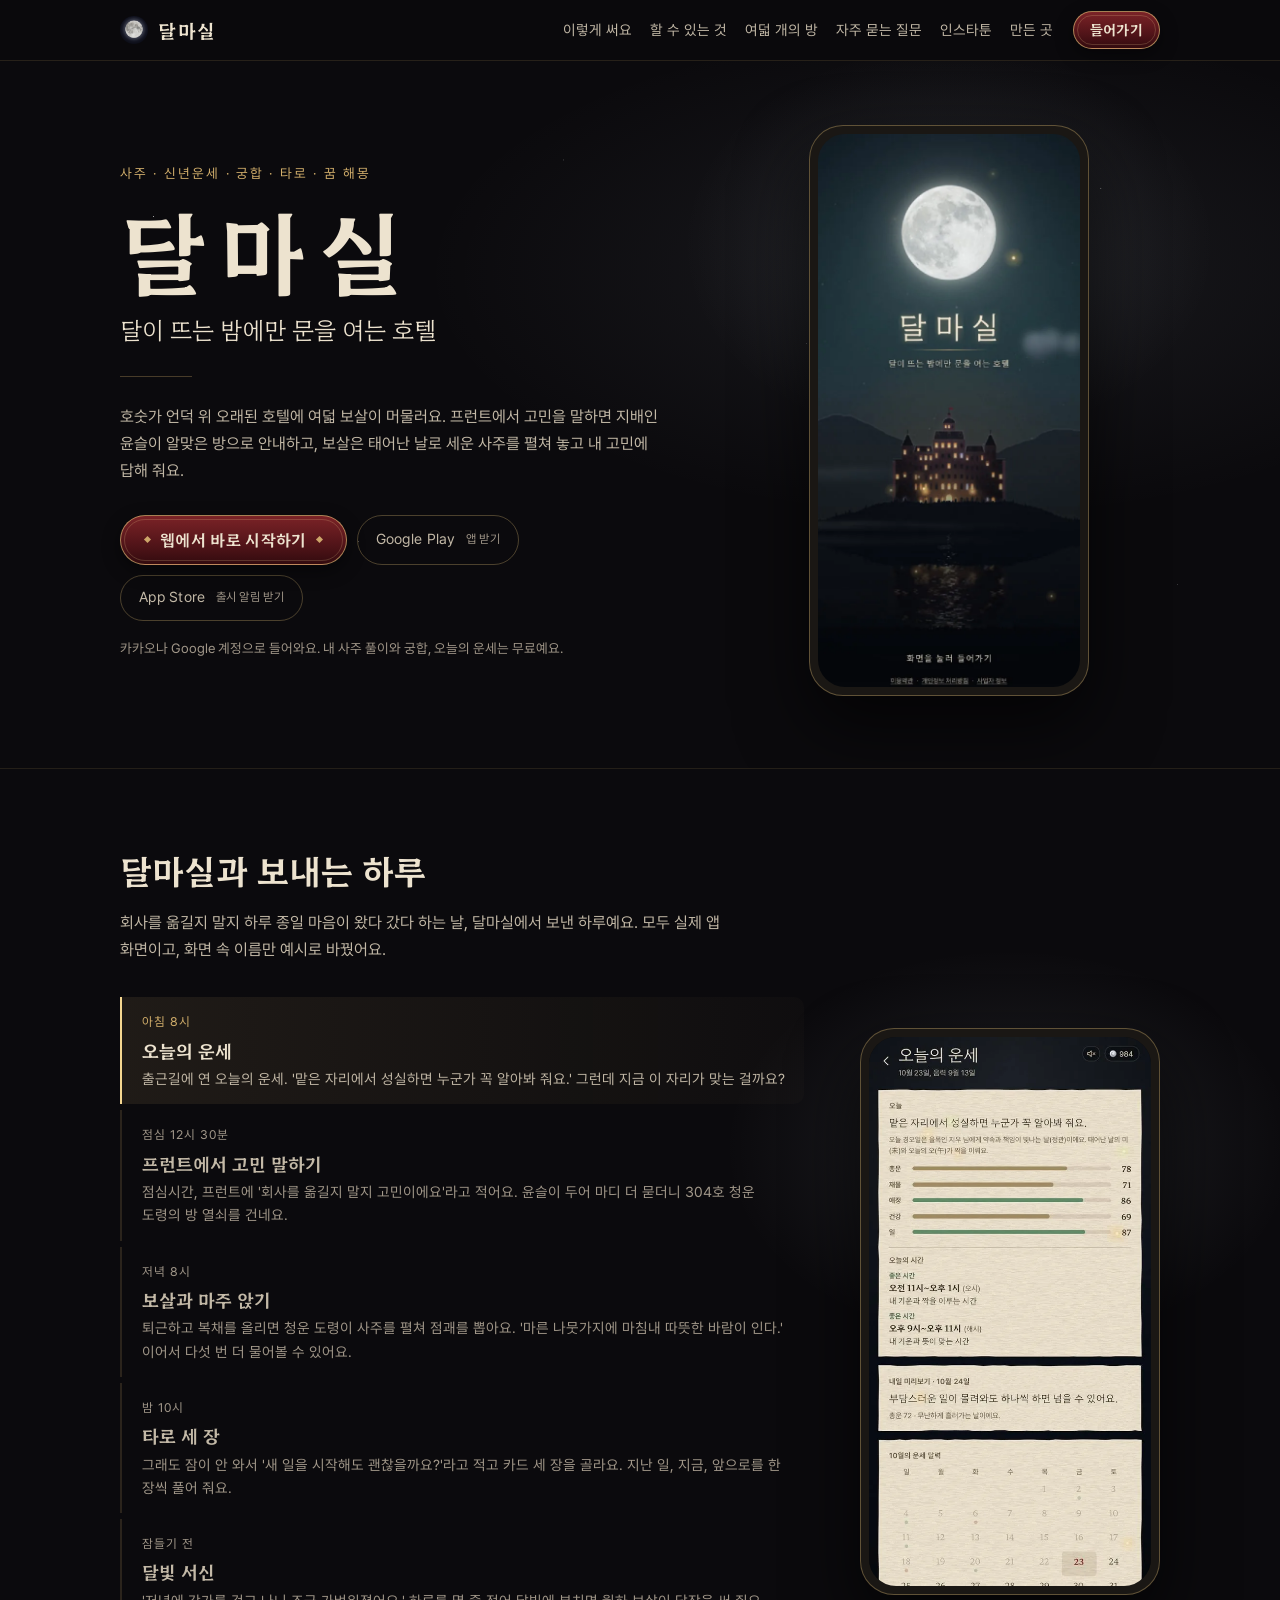
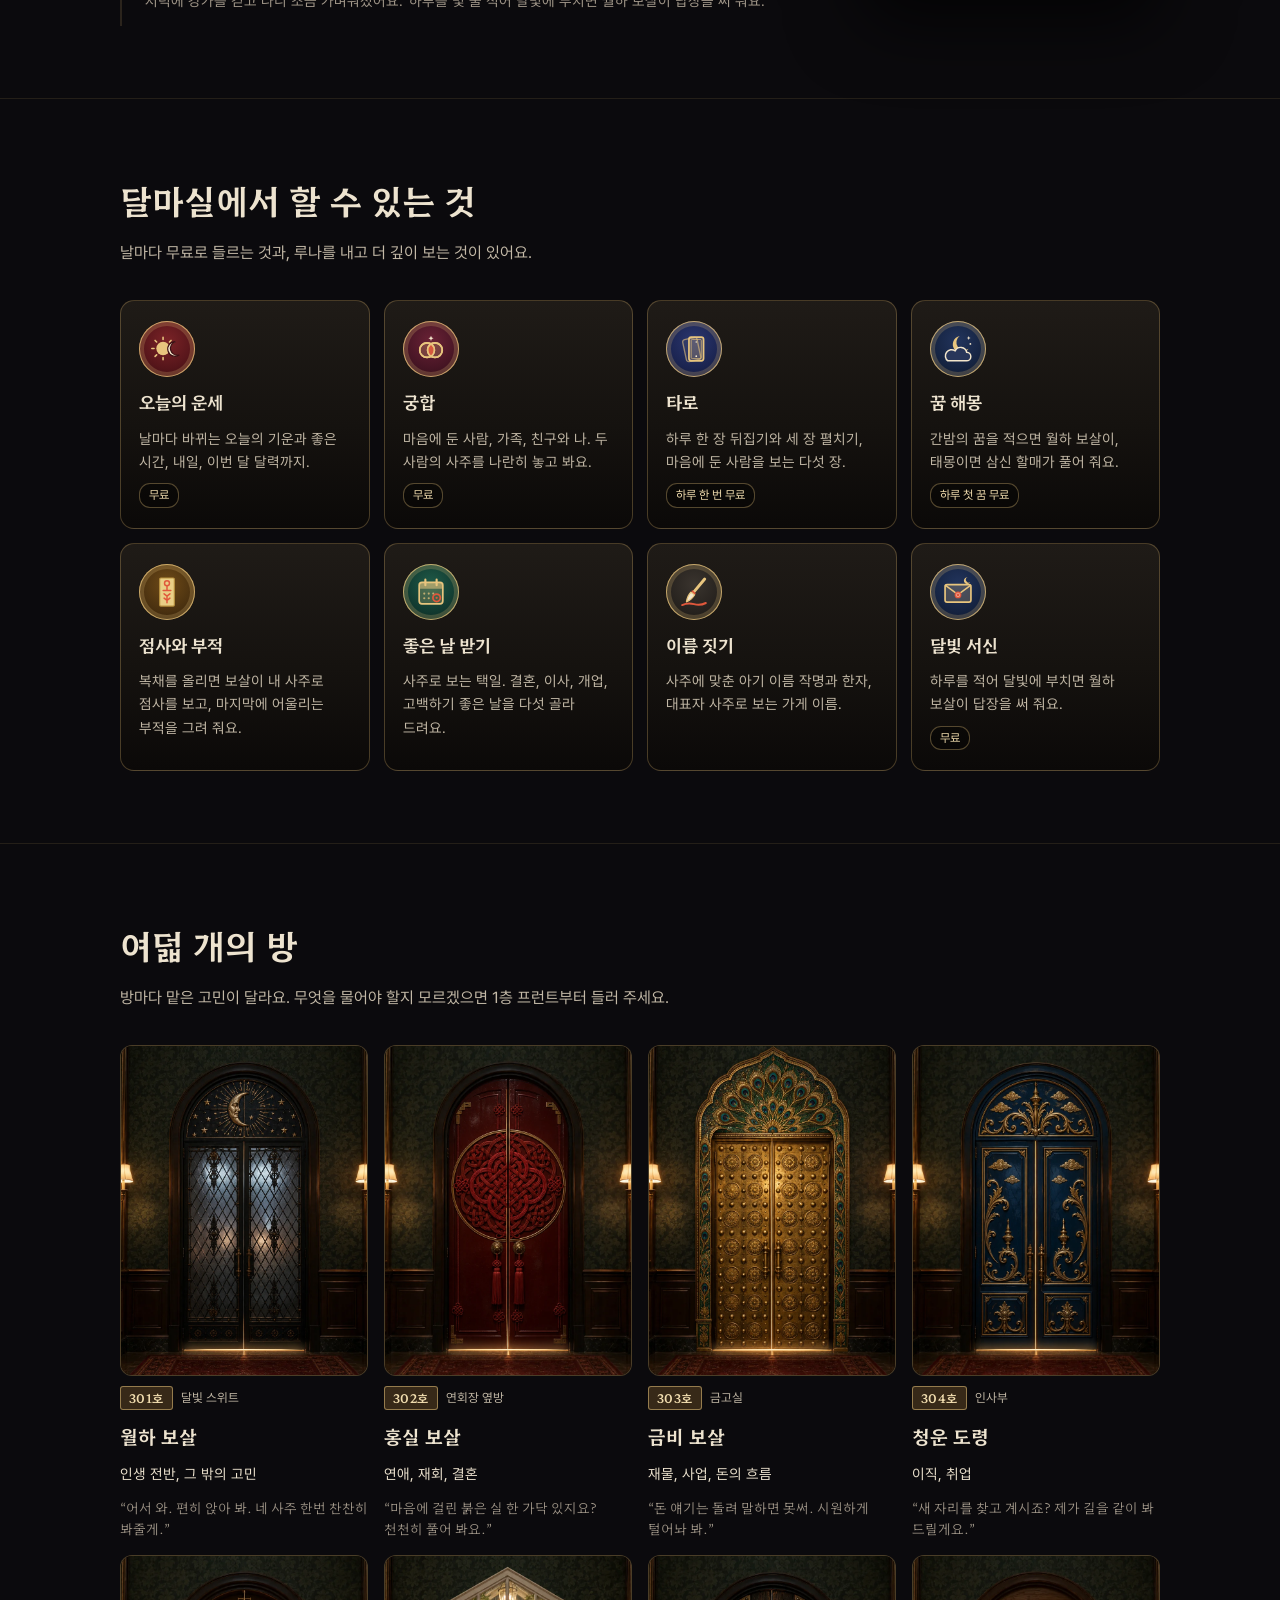
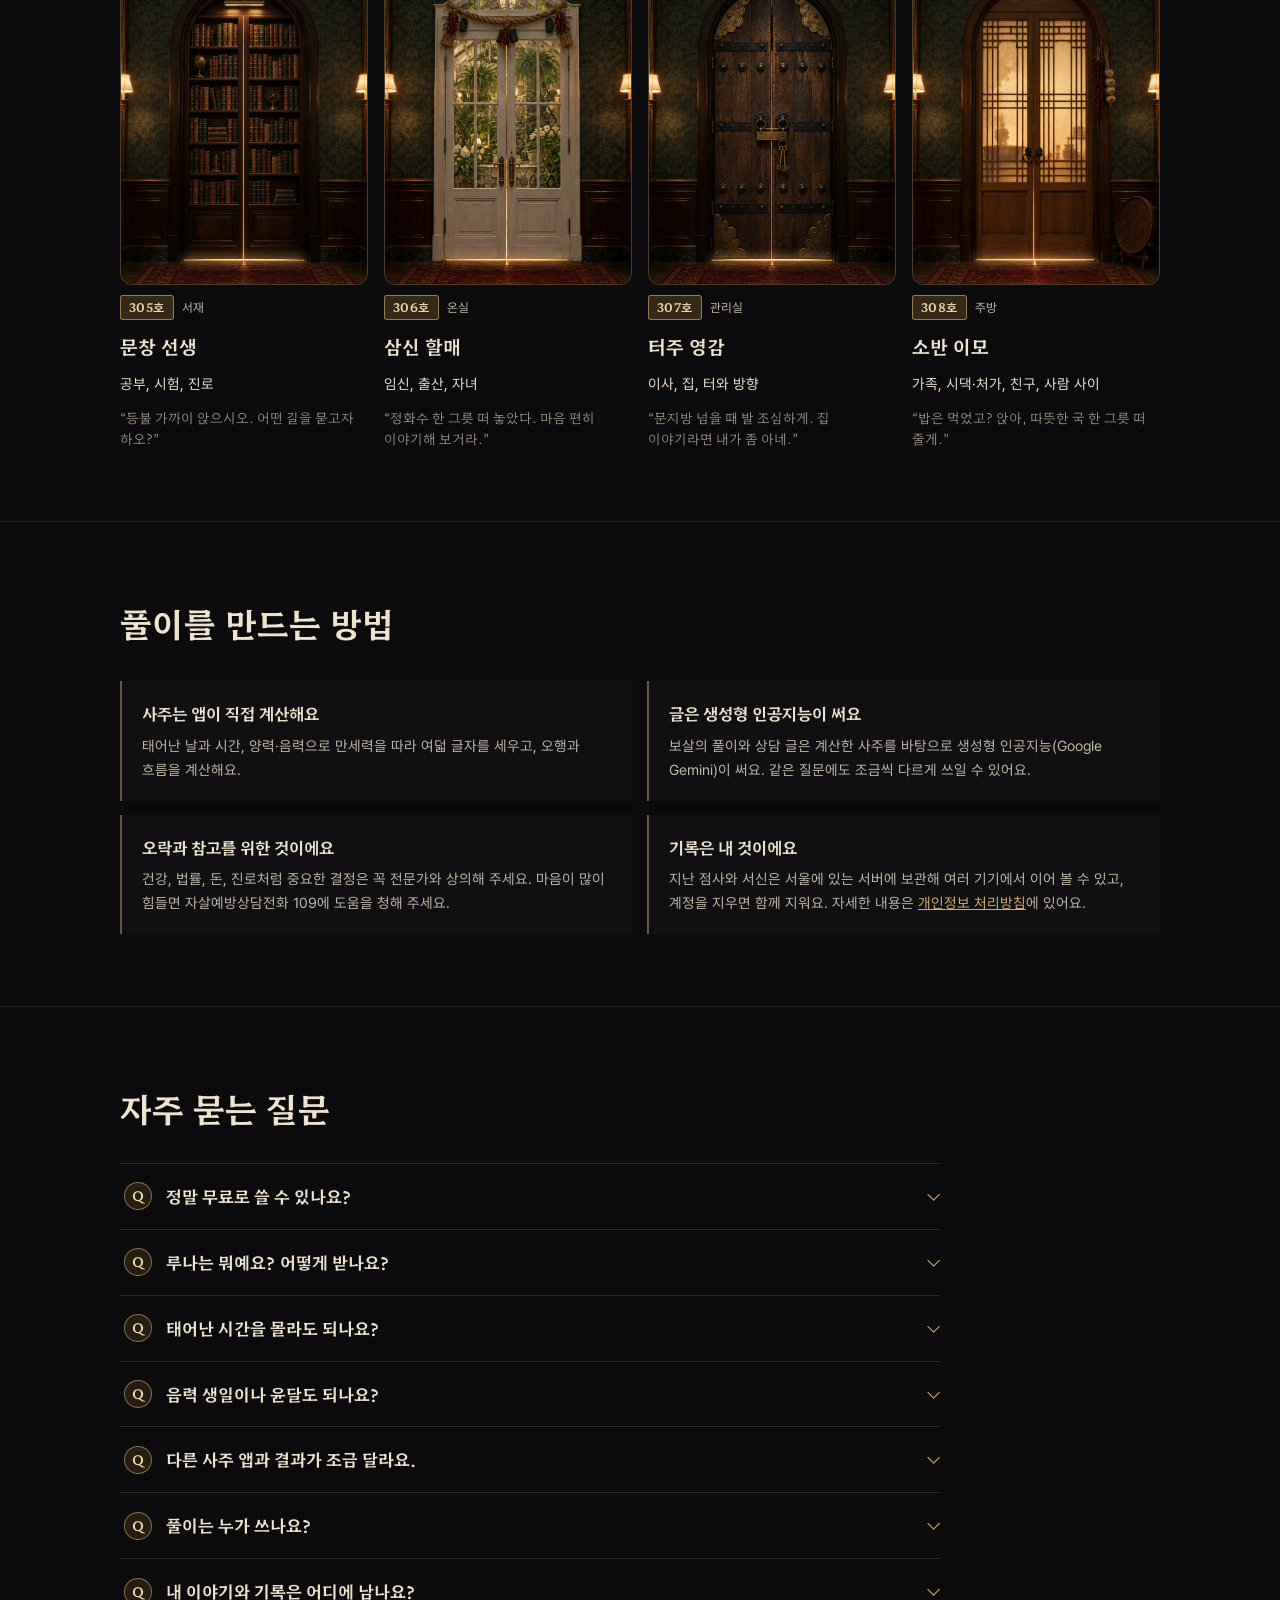
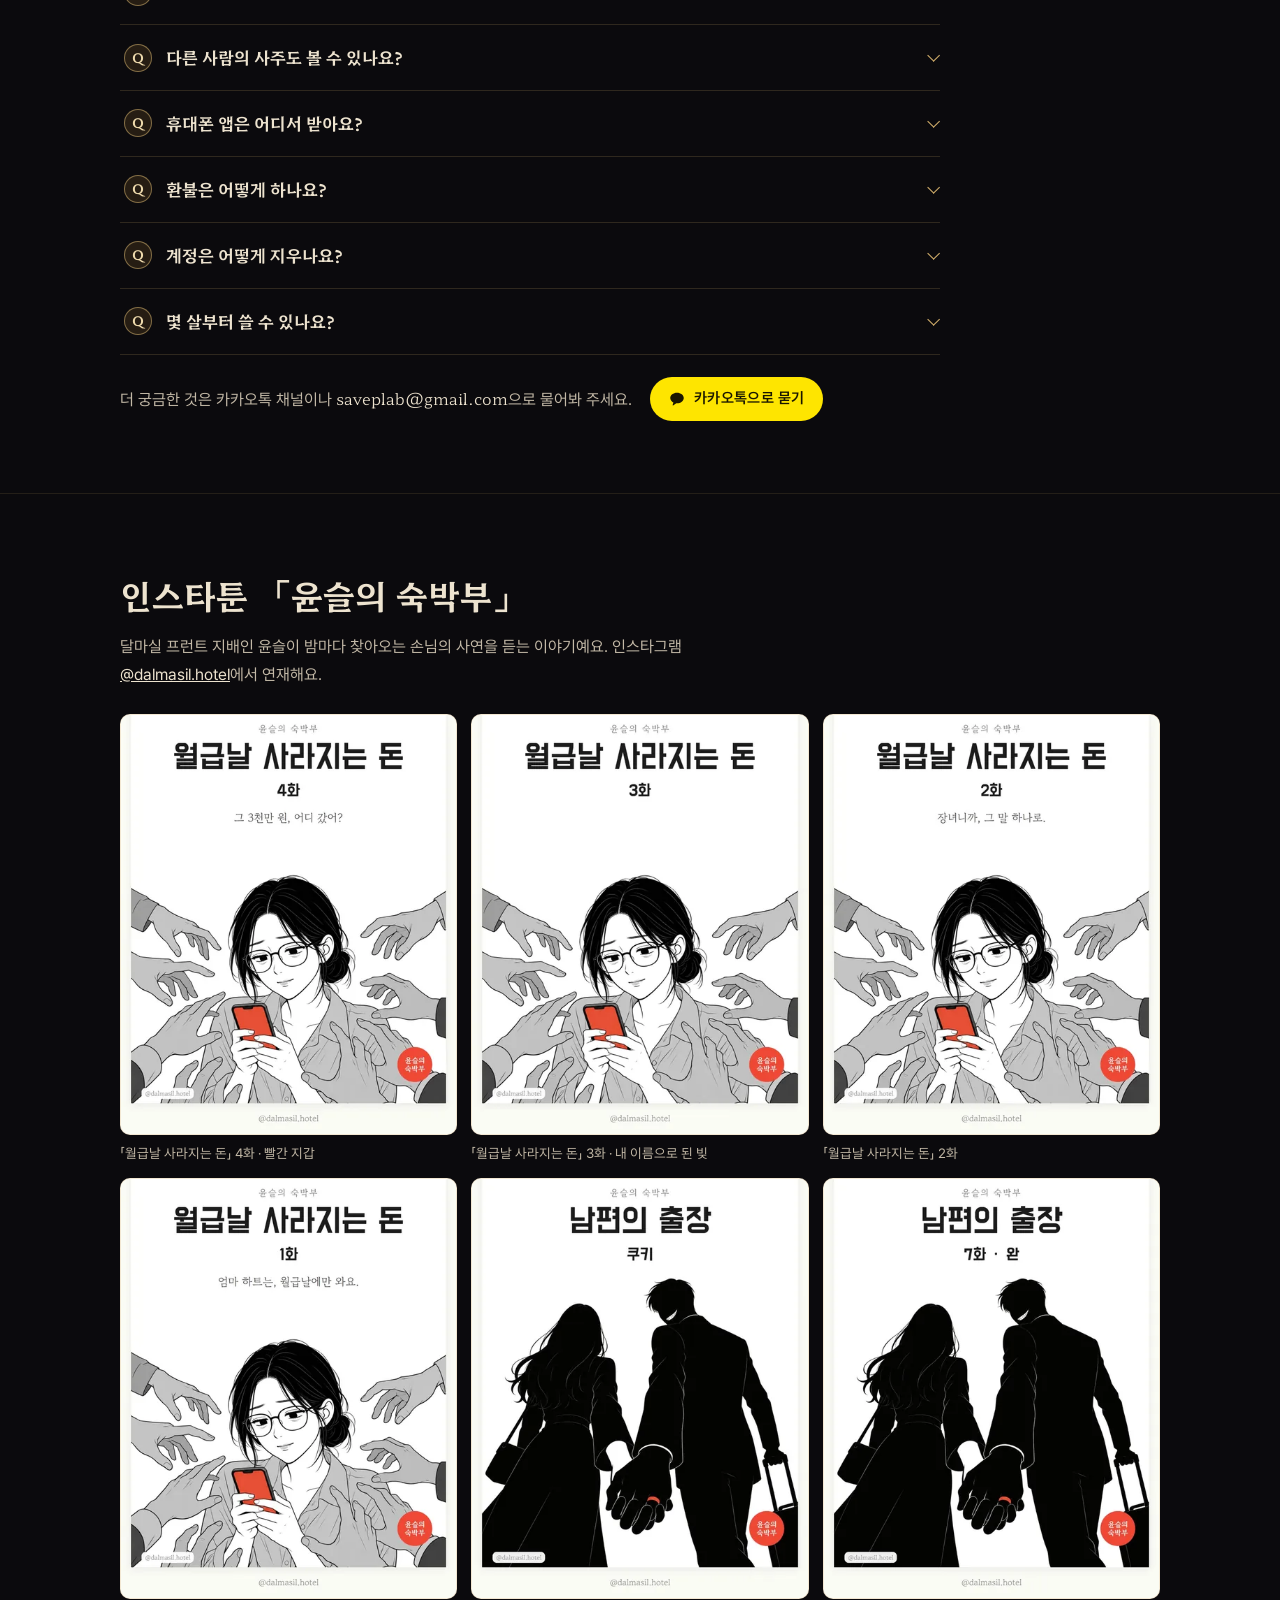
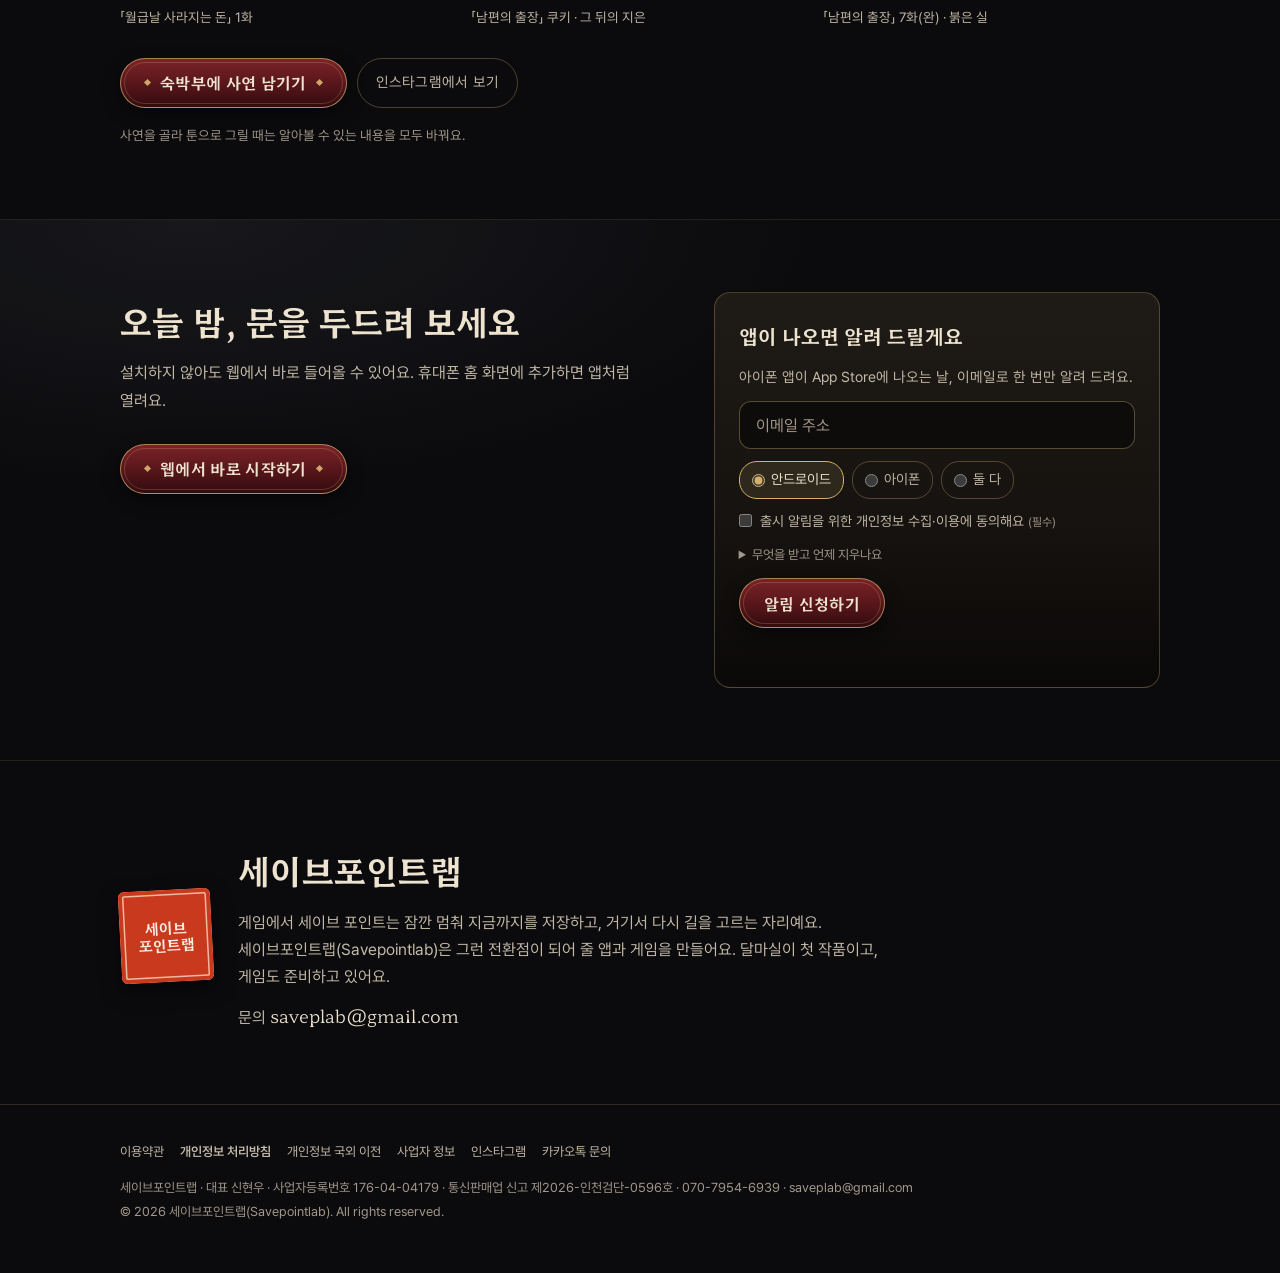
<file: index.html>
<!doctype html>
<html lang="ko">
<head>
<meta charset="utf-8">
<meta name="viewport" content="width=device-width, initial-scale=1, viewport-fit=cover">
<title>달마실 · 무료 사주풀이, 오늘의 운세, 궁합, 타로, 꿈 해몽</title>
<meta name="description" content="태어난 날로 보는 무료 사주풀이와 오늘의 운세, 궁합, 타로, 꿈 해몽, 2027 신년운세. 달이 뜨는 밤에만 문을 여는 호텔 달마실의 여덟 보살이 고민에 답해 드려요.">
<meta name="robots" content="index, follow, max-image-preview:large">
<meta name="naver-site-verification" content="913978702b1a740b519c1f27b18d1a72460fcbd3">
<meta name="theme-color" content="#0b0a0d">
<link rel="canonical" href="https://dalmasil.com/">
<meta property="og:type" content="website">
<meta property="og:site_name" content="달마실">
<meta property="og:title" content="달마실 · 달이 뜨는 밤에만 문을 여는 호텔">
<meta property="og:description" content="무료 사주풀이와 오늘의 운세, 궁합, 타로, 꿈 해몽. 여덟 방의 보살이 태어난 날로 세운 사주를 펼쳐 놓고 고민에 답해 드려요.">
<meta property="og:url" content="https://dalmasil.com/">
<meta property="og:image" content="https://dalmasil.com/img/og.jpg">
<meta property="og:image:width" content="1200">
<meta property="og:image:height" content="630">
<meta property="og:image:alt" content="보름달 아래 호숫가 언덕 위에 불 켜진 호텔과 '달마실' 글자">
<meta property="og:locale" content="ko_KR">
<meta name="twitter:card" content="summary_large_image">
<link rel="icon" href="favicon.png">
<link rel="apple-touch-icon" href="apple-touch-icon.png">
<link rel="preload" href="fonts/Hahmlet-SemiBold.woff2" as="font" type="font/woff2" crossorigin>
<link rel="stylesheet" href="style.css">
<script type="application/ld+json">{"@context":"https://schema.org","@graph":[{"@type":"Organization","@id":"https://dalmasil.com/#org","name":"세이브포인트랩","alternateName":"Savepointlab","url":"https://dalmasil.com/","email":"saveplab@gmail.com","logo":"https://dalmasil.com/icon-192.png"},{"@type":"WebSite","@id":"https://dalmasil.com/#website","name":"달마실","url":"https://dalmasil.com/","inLanguage":"ko","publisher":{"@id":"https://dalmasil.com/#org"}},{"@type":"WebApplication","name":"달마실","url":"https://manwol.expo.app/","description":"태어난 날로 보는 무료 사주풀이와 오늘의 운세, 궁합, 타로, 꿈 해몽, 2027 신년운세. 달이 뜨는 밤에만 문을 여는 호텔 달마실의 여덟 보살이 고민에 답해 드려요.","image":"https://dalmasil.com/img/og.jpg","applicationCategory":"LifestyleApplication","operatingSystem":"Web","inLanguage":"ko","offers":{"@type":"Offer","price":"0","priceCurrency":"KRW"},"publisher":{"@id":"https://dalmasil.com/#org"},"sameAs":["https://www.instagram.com/dalmasil.hotel/","https://pf.kakao.com/_nLxaFX"]}]}</script>
<script type="application/ld+json">{"@context":"https://schema.org","@type":"FAQPage","mainEntity":[{"@type":"Question","name":"정말 무료로 쓸 수 있나요?","acceptedAnswer":{"@type":"Answer","text":"오늘의 운세, 내 사주 풀이, 궁합, 프런트 상담, 달빛 서신은 무료예요. 타로 세 장은 하루 한 번, 꿈 해몽은 하루 첫 꿈이 무료예요. 보살에게 내 질문을 묻는 점사, 달마다 운세, 좋은 날 받기, 부적, 이름 짓기처럼 나에게 맞춰 더 깊이 보는 것에만 루나를 써요."}},{"@type":"Question","name":"루나는 뭐예요? 어떻게 받나요?","acceptedAnswer":{"@type":"Answer","text":"달마실 안에서 쓰는 엽전이에요. 가입하면 10루나를 선물로 드려서 보살의 첫 점사를 바로 볼 수 있어요. 날마다 출석하면 2루나, 보름달 뜨는 날까지 이어서 출석하면 그날 5루나를 받아요. 이렇게 받은 보너스 루나는 받은 날부터 30일 동안 쓸 수 있어요. 루나를 쓰기 전에는 매번 무엇에 몇 루나를 쓰는지 먼저 물어봐요."}},{"@type":"Question","name":"태어난 시간을 몰라도 되나요?","acceptedAnswer":{"@type":"Answer","text":"네. '태어난 시간을 몰라요'를 누르면 시간을 뺀 여섯 글자로 풀어요. 시간을 알면 시주까지 세워 더 자세히 볼 수 있고, 나중에 '생년월일 고치기'에서 언제든 더할 수 있어요."}},{"@type":"Question","name":"음력 생일이나 윤달도 되나요?","acceptedAnswer":{"@type":"Answer","text":"네. 양력과 음력을 고를 수 있고, 음력이면 평달과 윤달까지 골라요."}},{"@type":"Question","name":"다른 사주 앱과 결과가 조금 달라요.","acceptedAnswer":{"@type":"Answer","text":"사주를 세우는 기준이 앱마다 조금씩 달라서 그래요. 달마실은 시계 시각 대신 서울 경도에 맞춘 태양시(시계보다 약 32분 이른 시각)로 시주를 세우고, 서머타임이 있던 해에는 그 한 시간을 빼요. 밤 11시 자시부터는 다음 날로 봐요. 그래서 태어난 시각이 시의 경계에 가까우면 다른 앱과 시주가 달라질 수 있어요."}},{"@type":"Question","name":"풀이는 누가 쓰나요?","acceptedAnswer":{"@type":"Answer","text":"사주는 앱이 만세력을 따라 직접 계산하고, 보살의 풀이 글은 그 사주를 바탕으로 생성형 인공지능(Google Gemini)이 써요. 같은 질문에도 조금씩 다르게 쓰일 수 있어요. 오락과 참고를 위한 것이니 건강, 법률, 돈처럼 중요한 결정은 꼭 전문가와 상의해 주세요."}},{"@type":"Question","name":"내 이야기와 기록은 어디에 남나요?","acceptedAnswer":{"@type":"Answer","text":"지난 점사와 풀이, 꿈, 서신은 서울에 있는 서버에 본인만 읽을 수 있게 보관해서, 같은 계정이면 다른 기기에서도 이어 볼 수 있어요. 일기장에 적은 글은 서버로 보내지 않고 그 기기에만 남아요. 풀이 글을 쓰는 데 필요한 내용은 Google로 보내요. 자세한 내용은 개인정보 처리방침과 개인정보 국외 이전에 있어요."}},{"@type":"Question","name":"다른 사람의 사주도 볼 수 있나요?","acceptedAnswer":{"@type":"Answer","text":"궁합이나 보살 방의 '누구 이야기예요?'에 그 사람의 태어난 날을 넣어 볼 수 있어요. 이름 대신 별명을 넣어도 되고, 넣기 전에 그 사람에게 알려 주세요. 넣은 정보는 언제든 지울 수 있어요."}},{"@type":"Question","name":"휴대폰 앱은 어디서 받아요?","acceptedAnswer":{"@type":"Answer","text":"안드로이드는 Google Play에서 '달마실'을 찾아 받을 수 있어요. 아이폰 앱은 준비하고 있어요. 그전까지는 웹에서 바로 쓸 수 있고, 휴대폰 홈 화면에 추가하면 앱처럼 열려요. 앱이 나와도 같은 계정으로 들어오면 기록과 루나가 그대로 이어져요."}},{"@type":"Question","name":"환불은 어떻게 하나요?","acceptedAnswer":{"@type":"Answer","text":"충전한 날부터 7일 안에 그 루나를 하나도 쓰지 않았다면 전액 돌려드려요. 일부를 썼다면 남은 충전 루나만큼을 결제 수수료 등 실제 든 비용(남은 금액의 10% 이내)을 빼고 돌려드려요. 이미 연 풀이처럼 바로 받은 콘텐츠는 돌려받기 어렵고, 오류로 풀이를 받지 못했다면 쓴 루나를 바로 돌려드려요. 앱 마켓에서 결제했다면 마켓의 환불 절차를 따를 수도 있어요. 문의는 saveplab@gmail.com으로 보내 주세요. 자세한 내용은 이용약관 제7조에 있어요."}},{"@type":"Question","name":"계정은 어떻게 지우나요?","acceptedAnswer":{"@type":"Answer","text":"기록 달력 아래 '내 정보'에서 '계정 지우기'를 누르면 돼요. 서버와 기기에 남은 기록, 남은 루나가 함께 지워지고 되돌릴 수 없어요. 남은 충전 루나가 있다면 지우기 전에 환불을 요청해 주세요."}},{"@type":"Question","name":"몇 살부터 쓸 수 있나요?","acceptedAnswer":{"@type":"Answer","text":"만 14세 이상이면 카카오나 Google 계정으로 가입할 수 있어요."}}]}</script>
</head>
<body>

<header class="top">
  <div class="wrap">
    <a class="brand" href="./"><img src="icon-192.png" alt="" width="28" height="28">달마실</a>
    <nav class="nav" aria-label="이 페이지">
      <a href="#day">이렇게 써요</a>
      <a href="#features">할 수 있는 것</a>
      <a href="#rooms">여덟 개의 방</a>
      <a href="#faq">자주 묻는 질문</a>
      <a href="#toon">인스타툰</a>
      <a href="#studio">만든 곳</a>
    </nav>
    <a class="btn primary cta-sm" href="https://manwol.expo.app/">들어가기</a>
  </div>
</header>

<main>
  <section class="hero">
    <div class="wrap">
      <div>
        <p class="eyebrow">사주 · 신년운세 · 궁합 · 타로 · 꿈 해몽</p>
        <h1>달마실</h1>
        <p class="tagline">달이 뜨는 밤에만 문을 여는 호텔</p>
        <div class="rule"></div>
        <p class="lede">호숫가 언덕 위 오래된 호텔에 여덟 보살이 머물러요. 프런트에서 고민을 말하면 지배인 윤슬이 알맞은 방으로 안내하고, 보살은 태어난 날로 세운 사주를 펼쳐 놓고 내 고민에 답해 줘요.</p>
        <div class="ctas">
          <a class="btn primary" href="https://manwol.expo.app/"><span class="dia"></span>웹에서 바로 시작하기<span class="dia"></span></a>
          <a class="btn ghost" href="https://play.google.com/store/apps/details?id=com.savepointlab.dalmasil">Google Play <small>앱 받기</small></a>
          <a class="btn ghost" href="#notify">App Store <small>출시 알림 받기</small></a>
        </div>
        <p class="fine">카카오나 Google 계정으로 들어와요. 내 사주 풀이와 궁합, 오늘의 운세는 무료예요.</p>
      </div>
      <div class="phone">
        <div class="frame"><img src="img/shot-opening.webp" alt="달마실 앱의 첫 화면. 보름달 아래 호숫가 언덕 위에 불 켜진 호텔이 서 있다" width="540" height="1140" fetchpriority="high"></div>
      </div>
    </div>
  </section>

  <section class="block" id="day">
    <div class="wrap">
      <h2>달마실과 보내는 하루</h2>
      <p class="sub">회사를 옮길지 말지 하루 종일 마음이 왔다 갔다 하는 날, 달마실에서 보낸 하루예요. 모두 실제 앱 화면이고, 화면 속 이름만 예시로 바꿨어요.</p>
      <div class="day">
        <ol class="moments">
          <li><button type="button" class="moment on" aria-pressed="true" data-i="0"><span class="when">아침 8시</span><b>오늘의 운세</b><span class="what">출근길에 연 오늘의 운세. '맡은 자리에서 성실하면 누군가 꼭 알아봐 줘요.' 그런데 지금 이 자리가 맞는 걸까요?</span></button></li>
          <li><button type="button" class="moment" aria-pressed="false" data-i="1"><span class="when">점심 12시 30분</span><b>프런트에서 고민 말하기</b><span class="what">점심시간, 프런트에 '회사를 옮길지 말지 고민이에요'라고 적어요. 윤슬이 두어 마디 더 묻더니 304호 청운 도령의 방 열쇠를 건네요.</span></button></li>
          <li><button type="button" class="moment" aria-pressed="false" data-i="2"><span class="when">저녁 8시</span><b>보살과 마주 앉기</b><span class="what">퇴근하고 복채를 올리면 청운 도령이 사주를 펼쳐 점괘를 뽑아요. '마른 나뭇가지에 마침내 따뜻한 바람이 인다.' 이어서 다섯 번 더 물어볼 수 있어요.</span></button></li>
          <li><button type="button" class="moment" aria-pressed="false" data-i="3"><span class="when">밤 10시</span><b>타로 세 장</b><span class="what">그래도 잠이 안 와서 '새 일을 시작해도 괜찮을까요?'라고 적고 카드 세 장을 골라요. 지난 일, 지금, 앞으로를 한 장씩 풀어 줘요.</span></button></li>
          <li><button type="button" class="moment" aria-pressed="false" data-i="4"><span class="when">잠들기 전</span><b>달빛 서신</b><span class="what">'저녁에 강가를 걷고 나니 조금 가벼워졌어요.' 하루를 몇 줄 적어 달빛에 부치면 월하 보살이 답장을 써 줘요.</span></button></li>
        </ol>
        <p class="day-cap" aria-live="polite">출근길에 연 오늘의 운세. '맡은 자리에서 성실하면 누군가 꼭 알아봐 줘요.' 그런데 지금 이 자리가 맞는 걸까요?</p>
        <div class="phone">
          <div class="frame">
            <div class="stage">
              <img class="on" src="img/day-fortune.webp" alt="오늘의 운세 화면. 오늘의 한 줄과 총운, 재물, 애정, 건강, 일 점수, 오늘의 좋은 시간" width="540" height="1050">
              <img src="img/day-front.webp" alt="프런트 지배인 윤슬과 나눈 대화. 이직 고민을 듣고 304호 청운 도령의 방으로 들어가는 단추를 건넨다" width="540" height="1050" loading="lazy" aria-hidden="true">
              <img src="img/day-jeomsa.webp" alt="청운 도령의 점사. 점괘 '마른 나뭇가지에 마침내 따뜻한 바람이 인다'와 긴 풀이" width="540" height="1050" loading="lazy" aria-hidden="true">
              <img src="img/day-tarot.webp" alt="타로 세 장 펼쳐 보기. 지난 일, 지금, 앞으로 자리의 카드 세 장과 풀이" width="540" height="1050" loading="lazy" aria-hidden="true">
              <img src="img/day-letter.webp" alt="달빛 서신. 하루를 적은 편지와 월하 보살의 답장" width="540" height="1050" loading="lazy" aria-hidden="true">
            </div>
          </div>
        </div>
      </div>
    </div>
  </section>

  <section class="block" id="features">
    <div class="wrap">
      <h2>달마실에서 할 수 있는 것</h2>
      <p class="sub">날마다 무료로 들르는 것과, 루나를 내고 더 깊이 보는 것이 있어요.</p>
      <div class="features">
        <article class="feat">
          <span class="medal" style="--a:#7b2327;--b:#55151a;--c:#330b0f"><svg viewBox="0 0 32 32" aria-hidden="true"><circle cx="12.5" cy="15.5" r="6" fill="#e8c57e"/><path d="M12.5 5.5v2M12.5 23.5v2M2.5 15.5h2M5.4 8.4l1.4 1.4M5.4 22.6l1.4-1.4M19.6 8.4l-1.4 1.4" stroke="#e8c57e" stroke-width="1.4" stroke-linecap="round"/><path d="M23.5 9.5a6.5 6.5 0 1 0 3.4 11.8A5.2 5.2 0 0 1 23.5 9.5z" fill="#f3e6cc" stroke="#3a1014" stroke-width="1"/></svg></span>
          <h3>오늘의 운세</h3><p>날마다 바뀌는 오늘의 기운과 좋은 시간, 내일, 이번 달 달력까지.</p><span class="free">무료</span>
        </article>
        <article class="feat">
          <span class="medal" style="--a:#6a2236;--b:#461524;--c:#2a0b15"><svg viewBox="0 0 32 32" aria-hidden="true"><circle cx="12.5" cy="17" r="6.5" fill="rgba(232,197,126,.22)" stroke="#e8c57e" stroke-width="1.5"/><circle cx="19.5" cy="17" r="6.5" fill="rgba(232,197,126,.22)" stroke="#e8c57e" stroke-width="1.5"/><path d="M16 11.52A6.5 6.5 0 0 1 16 22.48A6.5 6.5 0 0 1 16 11.52Z" fill="#e0583c" opacity=".85"/><circle cx="12.5" cy="17" r="6.5" fill="none" stroke="#e8c57e" stroke-width="1.5"/><circle cx="19.5" cy="17" r="6.5" fill="none" stroke="#e8c57e" stroke-width="1.5"/><path d="M16 4.2l.7 1.6 1.6.7-1.6.7-.7 1.6-.7-1.6-1.6-.7 1.6-.7z" fill="#f3e6cc"/></svg></span>
          <h3>궁합</h3><p>마음에 둔 사람, 가족, 친구와 나. 두 사람의 사주를 나란히 놓고 봐요.</p><span class="free">무료</span>
        </article>
        <article class="feat">
          <span class="medal" style="--a:#2b3770;--b:#1b2450;--c:#0f1430"><svg viewBox="0 0 32 32" aria-hidden="true"><rect x="7.5" y="6.5" width="13" height="20" rx="2" transform="rotate(-12 14 16.5)" fill="rgba(232,197,126,.1)" stroke="#e8c57e" stroke-width="1.2" opacity=".6"/><rect x="11.5" y="5.5" width="13" height="21" rx="2" fill="rgba(232,197,126,.22)" stroke="#e8c57e" stroke-width="1.5"/><rect x="13.5" y="7.5" width="9" height="17" rx="1" fill="none" stroke="#e8c57e" stroke-width=".8" opacity=".7"/><path d="M19.6 12.4a3.6 3.6 0 1 0 0 7.2a2.9 2.9 0 1 1 0-7.2z" fill="#e8c57e"/><circle cx="18" cy="22.4" r=".8" fill="#f3e6cc"/><circle cx="18" cy="9.8" r=".7" fill="#f3e6cc"/></svg></span>
          <h3>타로</h3><p>하루 한 장 뒤집기와 세 장 펼치기, 마음에 둔 사람을 보는 다섯 장.</p><span class="free">하루 한 번 무료</span>
        </article>
        <article class="feat">
          <span class="medal" style="--a:#22345c;--b:#152340;--c:#0b1326"><svg viewBox="0 0 32 32" aria-hidden="true"><path d="M17.5 4.5a7.5 7.5 0 1 0 7.8 11.2A6 6 0 0 1 17.5 4.5z" fill="#e8c57e"/><path d="M7 26.5h16.5a3.8 3.8 0 0 0 .2-7.6a5.4 5.4 0 0 0-10.2-1.2A4.5 4.5 0 0 0 7 26.5z" fill="#28365a" stroke="#f3e6cc" stroke-width="1.3" stroke-linejoin="round"/><path d="M25.5 4.5l.5 1.2 1.2.5-1.2.5-.5 1.2-.5-1.2-1.2-.5 1.2-.5z" fill="#f3e6cc"/><circle cx="27" cy="11.5" r=".8" fill="#f3e6cc"/></svg></span>
          <h3>꿈 해몽</h3><p>간밤의 꿈을 적으면 월하 보살이, 태몽이면 삼신 할매가 풀어 줘요.</p><span class="free">하루 첫 꿈 무료</span>
        </article>
        <article class="feat">
          <span class="medal" style="--a:#6e4a17;--b:#4a3110;--c:#2b1c08"><svg viewBox="0 0 32 32" aria-hidden="true"><rect x="9.5" y="3.5" width="13" height="25" rx="1" fill="#e9cf86" stroke="#b8913f"/><circle cx="16" cy="8.2" r="2.2" fill="none" stroke="#e0583c" stroke-width="1.3"/><path d="M16 10.4v4.2M12.6 14.6h6.8M13.4 17.6l2.6 2 2.6-2M13.4 21.4l2.6 2 2.6-2M16 19.6v6" fill="none" stroke="#e0583c" stroke-width="1.3" stroke-linecap="round" stroke-linejoin="round"/></svg></span>
          <h3>점사와 부적</h3><p>복채를 올리면 보살이 내 사주로 점사를 보고, 마지막에 어울리는 부적을 그려 줘요.</p>
        </article>
        <article class="feat">
          <span class="medal" style="--a:#1f5a48;--b:#123a30;--c:#0a221c"><svg viewBox="0 0 32 32" aria-hidden="true"><rect x="5.5" y="7.5" width="21" height="19" rx="2.5" fill="rgba(232,197,126,.22)" stroke="#e8c57e" stroke-width="1.5"/><path d="M5.5 10a2.5 2.5 0 0 1 2.5-2.5h16a2.5 2.5 0 0 1 2.5 2.5v3h-21z" fill="#e8c57e" opacity=".55"/><path d="M11 5v5M21 5v5" stroke="#e8c57e" stroke-width="1.9" stroke-linecap="round"/><g fill="#e8c57e" opacity=".75"><circle cx="10" cy="17.4" r=".95"/><circle cx="14" cy="17.4" r=".95"/><circle cx="18" cy="17.4" r=".95"/><circle cx="10" cy="21.6" r=".95"/><circle cx="14" cy="21.6" r=".95"/></g><circle cx="21" cy="21.2" r="3.3" fill="none" stroke="#e0583c" stroke-width="1.6"/><circle cx="21" cy="21.2" r="1" fill="#e0583c"/></svg></span>
          <h3>좋은 날 받기</h3><p>사주로 보는 택일. 결혼, 이사, 개업, 고백하기 좋은 날을 다섯 골라 드려요.</p>
        </article>
        <article class="feat">
          <span class="medal" style="--a:#3a342e;--b:#26221e;--c:#151310"><svg viewBox="0 0 32 32" aria-hidden="true"><path d="M25.5 4.5L14.8 17.2" stroke="#e8c57e" stroke-width="2.6" stroke-linecap="round"/><path d="M13.2 16.2C11 18.4 9.8 21.6 9.3 24.8C12.2 23.4 15 21.2 16.6 18.4Z" fill="#f3e6cc" stroke="#e8c57e" stroke-width="1.1" stroke-linejoin="round"/><path d="M14.4 15.3L16.7 17.2" stroke="#e0583c" stroke-width="1.5" stroke-linecap="round"/><path d="M5.5 27.6c3.5-1.6 7-1.8 10.5-.8s7 .8 10.5-1" fill="none" stroke="#e0583c" stroke-width="1.8" stroke-linecap="round"/></svg></span>
          <h3>이름 짓기</h3><p>사주에 맞춘 아기 이름 작명과 한자, 대표자 사주로 보는 가게 이름.</p>
        </article>
        <article class="feat">
          <span class="medal" style="--a:#22345c;--b:#152340;--c:#0b1326"><svg viewBox="0 0 32 32" aria-hidden="true"><rect x="4.5" y="9.5" width="23" height="15.5" rx="1.8" fill="rgba(232,197,126,.22)" stroke="#e8c57e" stroke-width="1.5"/><path d="M4.9 10.1L16 18.4l11.1-8.3" fill="none" stroke="#e8c57e" stroke-width="1.3" stroke-linecap="round" stroke-linejoin="round"/><circle cx="16" cy="18.6" r="3" fill="#e0583c"/><circle cx="16" cy="18.6" r="1.6" fill="none" stroke="#f6c9b8" stroke-width=".8" opacity=".7"/><path d="M24.4 2.8a3 3 0 1 0 2.4 4.6a2.4 2.4 0 1 1-2.4-4.6z" fill="#e8c57e"/></svg></span>
          <h3>달빛 서신</h3><p>하루를 적어 달빛에 부치면 월하 보살이 답장을 써 줘요.</p><span class="free">무료</span>
        </article>
      </div>
    </div>
  </section>

  <section class="block" id="rooms">
    <div class="wrap">
      <h2>여덟 개의 방</h2>
      <p class="sub">방마다 맡은 고민이 달라요. 무엇을 물어야 할지 모르겠으면 1층 프런트부터 들러 주세요.</p>
      <div class="rooms">
        <article class="room"><div class="door"><div class="scene"><img class="corr" src="img/doors/wolha.webp" alt="" loading="lazy"><img class="leaf" src="img/doors/wolha-l.webp" alt="" loading="lazy" style="left:29.968%;top:35.586%;width:19.979%;height:38.876%"><img class="leaf" src="img/doors/wolha-r.webp" alt="" loading="lazy" style="left:49.947%;top:35.586%;width:19.979%;height:38.876%"><span class="sill" style="left:30.712%;width:38.363%;top:74.282%"></span></div></div><span class="plate"><b>301호</b>달빛 스위트</span><h3>월하 보살</h3><p class="what">인생 전반, 그 밖의 고민</p><p class="who">“어서 와. 편히 앉아 봐. 네 사주 한번 찬찬히 봐줄게.”</p></article>
        <article class="room"><div class="door"><div class="scene"><img class="corr" src="img/doors/hongsil.webp" alt="" loading="lazy"><img class="leaf" src="img/doors/hongsil-l.webp" alt="" loading="lazy" style="left:29.968%;top:24.222%;width:19.979%;height:50.239%"><img class="leaf" src="img/doors/hongsil-r.webp" alt="" loading="lazy" style="left:49.947%;top:24.222%;width:19.979%;height:50.239%"><span class="sill" style="left:30.712%;width:38.363%;top:74.282%"></span></div></div><span class="plate"><b>302호</b>연회장 옆방</span><h3>홍실 보살</h3><p class="what">연애, 재회, 결혼</p><p class="who">“마음에 걸린 붉은 실 한 가닥 있지요? 천천히 풀어 봐요.”</p></article>
        <article class="room"><div class="door"><div class="scene"><img class="corr" src="img/doors/geumbi.webp" alt="" loading="lazy"><img class="leaf" src="img/doors/geumbi-l.webp" alt="" loading="lazy" style="left:29.968%;top:34.270%;width:19.979%;height:40.191%"><img class="leaf" src="img/doors/geumbi-r.webp" alt="" loading="lazy" style="left:49.947%;top:34.270%;width:19.979%;height:40.191%"><span class="sill" style="left:30.712%;width:38.363%;top:74.282%"></span></div></div><span class="plate"><b>303호</b>금고실</span><h3>금비 보살</h3><p class="what">재물, 사업, 돈의 흐름</p><p class="who">“돈 얘기는 돌려 말하면 못써. 시원하게 털어놔 봐.”</p></article>
        <article class="room"><div class="door"><div class="scene"><img class="corr" src="img/doors/cheongun.webp" alt="" loading="lazy"><img class="leaf" src="img/doors/cheongun-l.webp" alt="" loading="lazy" style="left:29.968%;top:34.868%;width:19.979%;height:39.593%"><img class="leaf" src="img/doors/cheongun-r.webp" alt="" loading="lazy" style="left:49.947%;top:34.868%;width:19.979%;height:39.593%"><span class="sill" style="left:30.712%;width:38.363%;top:74.282%"></span></div></div><span class="plate"><b>304호</b>인사부</span><h3>청운 도령</h3><p class="what">이직, 취업</p><p class="who">“새 자리를 찾고 계시죠? 제가 길을 같이 봐 드릴게요.”</p></article>
        <article class="room"><div class="door"><div class="scene"><img class="corr" src="img/doors/munchang.webp" alt="" loading="lazy"><img class="leaf" src="img/doors/munchang-l.webp" alt="" loading="lazy" style="left:29.968%;top:28.648%;width:19.979%;height:45.813%"><img class="leaf" src="img/doors/munchang-r.webp" alt="" loading="lazy" style="left:49.947%;top:28.648%;width:19.979%;height:45.813%"><span class="sill" style="left:30.712%;width:38.363%;top:74.282%"></span></div></div><span class="plate"><b>305호</b>서재</span><h3>문창 선생</h3><p class="what">공부, 시험, 진로</p><p class="who">“등불 가까이 앉으시오. 어떤 길을 묻고자 하오?”</p></article>
        <article class="room"><div class="door"><div class="scene"><img class="corr" src="img/doors/samsin.webp" alt="" loading="lazy"><img class="leaf" src="img/doors/samsin-l.webp" alt="" loading="lazy" style="left:29.968%;top:33.792%;width:19.979%;height:40.670%"><img class="leaf" src="img/doors/samsin-r.webp" alt="" loading="lazy" style="left:49.947%;top:33.792%;width:19.979%;height:40.670%"><span class="sill" style="left:30.712%;width:38.363%;top:74.282%"></span></div></div><span class="plate"><b>306호</b>온실</span><h3>삼신 할매</h3><p class="what">임신, 출산, 자녀</p><p class="who">“정화수 한 그릇 떠 놓았다. 마음 편히 이야기해 보거라.”</p></article>
        <article class="room"><div class="door"><div class="scene"><img class="corr" src="img/doors/teoju.webp" alt="" loading="lazy"><img class="leaf" src="img/doors/teoju-l.webp" alt="" loading="lazy" style="left:29.968%;top:24.222%;width:19.979%;height:50.239%"><img class="leaf" src="img/doors/teoju-r.webp" alt="" loading="lazy" style="left:49.947%;top:24.222%;width:19.979%;height:50.239%"><span class="sill" style="left:30.712%;width:38.363%;top:74.282%"></span></div></div><span class="plate"><b>307호</b>관리실</span><h3>터주 영감</h3><p class="what">이사, 집, 터와 방향</p><p class="who">“문지방 넘을 때 발 조심하게. 집 이야기라면 내가 좀 아네.”</p></article>
        <article class="room"><div class="door"><div class="scene"><img class="corr" src="img/doors/soban.webp" alt="" loading="lazy"><img class="leaf" src="img/doors/soban-l.webp" alt="" loading="lazy" style="left:29.968%;top:28.349%;width:19.447%;height:46.112%"><img class="leaf" src="img/doors/soban-r.webp" alt="" loading="lazy" style="left:49.416%;top:28.349%;width:19.447%;height:46.112%"><span class="sill" style="left:30.712%;width:37.301%;top:74.282%"></span></div></div><span class="plate"><b>308호</b>주방</span><h3>소반 이모</h3><p class="what">가족, 시댁·처가, 친구, 사람 사이</p><p class="who">“밥은 먹었고? 앉아, 따뜻한 국 한 그릇 떠 줄게.”</p></article>
      </div>
    </div>
  </section>

  <section class="block" id="how">
    <div class="wrap">
      <h2>풀이를 만드는 방법</h2>
      <div class="how">
        <div><h3>사주는 앱이 직접 계산해요</h3><p>태어난 날과 시간, 양력·음력으로 만세력을 따라 여덟 글자를 세우고, 오행과 흐름을 계산해요.</p></div>
        <div><h3>글은 생성형 인공지능이 써요</h3><p>보살의 풀이와 상담 글은 계산한 사주를 바탕으로 생성형 인공지능(Google Gemini)이 써요. 같은 질문에도 조금씩 다르게 쓰일 수 있어요.</p></div>
        <div><h3>오락과 참고를 위한 것이에요</h3><p>건강, 법률, 돈, 진로처럼 중요한 결정은 꼭 전문가와 상의해 주세요. 마음이 많이 힘들면 자살예방상담전화 109에 도움을 청해 주세요.</p></div>
        <div><h3>기록은 내 것이에요</h3><p>지난 점사와 서신은 서울에 있는 서버에 보관해 여러 기기에서 이어 볼 수 있고, 계정을 지우면 함께 지워요. 자세한 내용은 <a href="privacy/">개인정보 처리방침</a>에 있어요.</p></div>
      </div>
    </div>
  </section>

  <section class="block" id="faq">
    <div class="wrap">
      <h2>자주 묻는 질문</h2>
      <div class="faq">
        <details class="qa"><summary>정말 무료로 쓸 수 있나요?</summary><div class="a"><p>오늘의 운세, 내 사주 풀이, 궁합, 프런트 상담, 달빛 서신은 무료예요. 타로 세 장은 하루 한 번, 꿈 해몽은 하루 첫 꿈이 무료예요. 보살에게 내 질문을 묻는 점사, 달마다 운세, 좋은 날 받기, 부적, 이름 짓기처럼 나에게 맞춰 더 깊이 보는 것에만 루나를 써요.</p></div></details>
        <details class="qa"><summary>루나는 뭐예요? 어떻게 받나요?</summary><div class="a"><p>달마실 안에서 쓰는 엽전이에요. 가입하면 10루나를 선물로 드려서 보살의 첫 점사를 바로 볼 수 있어요. 날마다 출석하면 2루나, 보름달 뜨는 날까지 이어서 출석하면 그날 5루나를 받아요. 이렇게 받은 보너스 루나는 받은 날부터 30일 동안 쓸 수 있어요.</p><p>루나를 쓰기 전에는 매번 무엇에 몇 루나를 쓰는지 먼저 물어봐요.</p></div></details>
        <details class="qa"><summary>태어난 시간을 몰라도 되나요?</summary><div class="a"><p>네. '태어난 시간을 몰라요'를 누르면 시간을 뺀 여섯 글자로 풀어요. 시간을 알면 시주까지 세워 더 자세히 볼 수 있고, 나중에 '생년월일 고치기'에서 언제든 더할 수 있어요.</p></div></details>
        <details class="qa"><summary>음력 생일이나 윤달도 되나요?</summary><div class="a"><p>네. 양력과 음력을 고를 수 있고, 음력이면 평달과 윤달까지 골라요.</p></div></details>
        <details class="qa"><summary>다른 사주 앱과 결과가 조금 달라요.</summary><div class="a"><p>사주를 세우는 기준이 앱마다 조금씩 달라서 그래요. 달마실은 시계 시각 대신 서울 경도에 맞춘 태양시(시계보다 약 32분 이른 시각)로 시주를 세우고, 서머타임이 있던 해에는 그 한 시간을 빼요. 밤 11시 자시부터는 다음 날로 봐요. 그래서 태어난 시각이 시의 경계에 가까우면 다른 앱과 시주가 달라질 수 있어요.</p></div></details>
        <details class="qa"><summary>풀이는 누가 쓰나요?</summary><div class="a"><p>사주는 앱이 만세력을 따라 직접 계산하고, 보살의 풀이 글은 그 사주를 바탕으로 생성형 인공지능(Google Gemini)이 써요. 같은 질문에도 조금씩 다르게 쓰일 수 있어요. 오락과 참고를 위한 것이니 건강, 법률, 돈처럼 중요한 결정은 꼭 전문가와 상의해 주세요.</p></div></details>
        <details class="qa"><summary>내 이야기와 기록은 어디에 남나요?</summary><div class="a"><p>지난 점사와 풀이, 꿈, 서신은 서울에 있는 서버에 본인만 읽을 수 있게 보관해서, 같은 계정이면 다른 기기에서도 이어 볼 수 있어요. 일기장에 적은 글은 서버로 보내지 않고 그 기기에만 남아요. 풀이 글을 쓰는 데 필요한 내용은 Google로 보내요. 자세한 내용은 <a href="privacy/">개인정보 처리방침</a>과 <a href="overseas/">개인정보 국외 이전</a>에 있어요.</p></div></details>
        <details class="qa"><summary>다른 사람의 사주도 볼 수 있나요?</summary><div class="a"><p>궁합이나 보살 방의 '누구 이야기예요?'에 그 사람의 태어난 날을 넣어 볼 수 있어요. 이름 대신 별명을 넣어도 되고, 넣기 전에 그 사람에게 알려 주세요. 넣은 정보는 언제든 지울 수 있어요.</p></div></details>
        <details class="qa"><summary>휴대폰 앱은 어디서 받아요?</summary><div class="a"><p>안드로이드는 Google Play에서 '달마실'을 찾아 받을 수 있어요. 아이폰 앱은 준비하고 있어요. 그전까지는 웹에서 바로 쓸 수 있고, 휴대폰 홈 화면에 추가하면 앱처럼 열려요. 앱이 나와도 같은 계정으로 들어오면 기록과 루나가 그대로 이어져요.</p></div></details>
        <details class="qa"><summary>환불은 어떻게 하나요?</summary><div class="a"><p>충전한 날부터 7일 안에 그 루나를 하나도 쓰지 않았다면 전액 돌려드려요. 일부를 썼다면 남은 충전 루나만큼을 결제 수수료 등 실제 든 비용(남은 금액의 10% 이내)을 빼고 돌려드려요. 이미 연 풀이처럼 바로 받은 콘텐츠는 돌려받기 어렵고, 오류로 풀이를 받지 못했다면 쓴 루나를 바로 돌려드려요.</p><p>앱 마켓에서 결제했다면 마켓의 환불 절차를 따를 수도 있어요. 문의는 saveplab@gmail.com으로 보내 주세요. 자세한 내용은 <a href="terms/">이용약관</a> 제7조에 있어요.</p></div></details>
        <details class="qa"><summary>계정은 어떻게 지우나요?</summary><div class="a"><p>기록 달력 아래 '내 정보'에서 '계정 지우기'를 누르면 돼요. 서버와 기기에 남은 기록, 남은 루나가 함께 지워지고 되돌릴 수 없어요. 남은 충전 루나가 있다면 지우기 전에 환불을 요청해 주세요.</p></div></details>
        <details class="qa"><summary>몇 살부터 쓸 수 있나요?</summary><div class="a"><p>만 14세 이상이면 카카오나 Google 계정으로 가입할 수 있어요.</p></div></details>
      </div>
      <div class="ask">
        <p class="sub">더 궁금한 것은 카카오톡 채널이나 <span class="mail">saveplab@gmail.com</span>으로 물어봐 주세요.</p>
        <a class="btn kakao" href="https://pf.kakao.com/_nLxaFX/chat" target="_blank" rel="noopener"><svg viewBox="0 0 24 24" aria-hidden="true"><path d="M12 3.5c-5 0-9 3.1-9 7 0 2.5 1.7 4.7 4.2 6l-1 3.6c-.1.4.3.6.6.4l4.3-2.8h.9c5 0 9-3.1 9-7.1s-4-7.1-9-7.1z" fill="currentColor"/></svg>카카오톡으로 묻기</a>
      </div>
    </div>
  </section>

  <section class="block" id="toon">
    <div class="wrap">
      <h2>인스타툰 「윤슬의 숙박부」</h2>
      <p class="sub">달마실 프런트 지배인 윤슬이 밤마다 찾아오는 손님의 사연을 듣는 이야기예요. 인스타그램 <a href="https://www.instagram.com/dalmasil.hotel/" rel="noopener">@dalmasil.hotel</a>에서 연재해요.</p>
      <div class="toons">
        <a class="toon reel" href="https://www.instagram.com/reel/DfMruJCjVdg/" rel="noopener"><img src="img/insta/18119698645989097.webp" alt="「월급날 사라지는 돈」 4화 · 빨간 지갑 표지" loading="lazy" width="480" height="600"><span>「월급날 사라지는 돈」 4화 · 빨간 지갑</span></a>
        <a class="toon reel" href="https://www.instagram.com/reel/DfKG2v1DDpf/" rel="noopener"><img src="img/insta/18189939649408632.webp" alt="「월급날 사라지는 돈」 3화 · 내 이름으로 된 빚 표지" loading="lazy" width="480" height="600"><span>「월급날 사라지는 돈」 3화 · 내 이름으로 된 빚</span></a>
        <a class="toon reel" href="https://www.instagram.com/reel/DfHiDmFlrcc/" rel="noopener"><img src="img/insta/18092381324297857.webp" alt="「월급날 사라지는 돈」 2화 표지" loading="lazy" width="480" height="600"><span>「월급날 사라지는 돈」 2화</span></a>
        <a class="toon reel" href="https://www.instagram.com/reel/DfE9RPNCEc0/" rel="noopener"><img src="img/insta/17988133005094284.webp" alt="「월급날 사라지는 돈」 1화 표지" loading="lazy" width="480" height="600"><span>「월급날 사라지는 돈」 1화</span></a>
        <a class="toon reel" href="https://www.instagram.com/reel/DfCYeNBErqG/" rel="noopener"><img src="img/insta/18121107490965212.webp" alt="「남편의 출장」 쿠키 · 그 뒤의 지은 표지" loading="lazy" width="480" height="600"><span>「남편의 출장」 쿠키 · 그 뒤의 지은</span></a>
        <a class="toon reel" href="https://www.instagram.com/reel/De_2_PTlCLi/" rel="noopener"><img src="img/insta/18157887976463474.webp" alt="「남편의 출장」 7화(완) · 붉은 실 표지" loading="lazy" width="480" height="600"><span>「남편의 출장」 7화(완) · 붉은 실</span></a>
      </div>
      <div class="ctas">
        <a class="btn primary" href="story/"><span class="dia"></span>숙박부에 사연 남기기<span class="dia"></span></a>
        <a class="btn ghost" href="https://www.instagram.com/dalmasil.hotel/" rel="noopener">인스타그램에서 보기</a>
      </div>
      <p class="fine">사연을 골라 툰으로 그릴 때는 알아볼 수 있는 내용을 모두 바꿔요.</p>
    </div>
  </section>

  <section class="block" id="notify">
    <div class="wrap closing">
      <div>
        <h2>오늘 밤, 문을 두드려 보세요</h2>
        <p class="sub">설치하지 않아도 웹에서 바로 들어올 수 있어요. 휴대폰 홈 화면에 추가하면 앱처럼 열려요.</p>
        <div class="ctas">
          <a class="btn primary" href="https://manwol.expo.app/"><span class="dia"></span>웹에서 바로 시작하기<span class="dia"></span></a>
        </div>
      </div>
      <form class="notify" data-endpoint="https://lvjosdgfgpnevshmsnxp.supabase.co/rest/v1/rpc/join_waitlist" data-key="sb_publishable_WDZZcBAnyjQpsCHHRC-iAg_9__0HsKx" novalidate>
        <h3>앱이 나오면 알려 드릴게요</h3>
        <p class="lead">아이폰 앱이 App Store에 나오는 날, 이메일로 한 번만 알려 드려요.</p>
        <label class="sr" for="notify-email">이메일 주소</label>
        <input id="notify-email" type="email" name="email" required autocomplete="email" inputmode="email" placeholder="이메일 주소">
        <fieldset class="os">
          <legend class="sr">쓰는 휴대폰</legend>
          <label><input type="radio" name="platform" value="android" checked>안드로이드</label>
          <label><input type="radio" name="platform" value="ios">아이폰</label>
          <label><input type="radio" name="platform" value="both">둘 다</label>
        </fieldset>
        <input class="hp" type="text" name="website" tabindex="-1" autocomplete="off" aria-hidden="true">
        <label class="agree"><input type="checkbox" name="agree" required><span>출시 알림을 위한 개인정보 수집·이용에 동의해요 <small>(필수)</small></span></label>
        <details class="notice"><summary>무엇을 받고 언제 지우나요</summary><p>받는 것: 이메일 주소, 쓰는 휴대폰 종류. 쓰는 곳: 달마실 앱 출시 알림을 한 번 보내는 데만. 보관: 알림을 보낸 뒤 바로 지우고, 출시가 늦어져도 신청한 날부터 1년이 지나면 지워요. 동의하지 않을 수 있고, 그러면 알림을 받을 수 없어요. 그만 받고 싶으면 saveplab@gmail.com으로 알려 주세요.</p></details>
        <button class="btn primary" type="submit">알림 신청하기</button>
        <p class="msg" role="status" aria-live="polite"></p>
      </form>
    </div>
  </section>

  <section class="block" id="studio">
    <div class="wrap studio">
      <div class="seal" aria-hidden="true">세이브<br>포인트랩</div>
      <div>
        <h2>세이브포인트랩</h2>
        <p class="sub">게임에서 세이브 포인트는 잠깐 멈춰 지금까지를 저장하고, 거기서 다시 길을 고르는 자리예요. 세이브포인트랩(Savepointlab)은 그런 전환점이 되어 줄 앱과 게임을 만들어요. 달마실이 첫 작품이고, 게임도 준비하고 있어요.</p>
        <p class="sub">문의 <span class="mail">saveplab@gmail.com</span></p>
      </div>
    </div>
  </section>

</main>

<footer>
  <div class="wrap">
    <div class="links">
      <a href="terms/">이용약관</a>
      <a href="privacy/"><b>개인정보 처리방침</b></a>
      <a href="overseas/">개인정보 국외 이전</a>
      <a href="business/">사업자 정보</a>
      <a href="https://www.instagram.com/dalmasil.hotel/" rel="noopener">인스타그램</a>
      <a href="https://pf.kakao.com/_nLxaFX/chat" target="_blank" rel="noopener">카카오톡 문의</a>
    </div>
    <p>세이브포인트랩 · 대표 신현우 · 사업자등록번호 176-04-04179 · 통신판매업 신고 제2026-인천검단-0596호 · 070-7954-6939 · saveplab@gmail.com</p>
    <p>© 2026 세이브포인트랩(Savepointlab). All rights reserved.</p>
  </div>
</footer>

<script>
// 달마실과 보내는 하루: 고른 장면의 화면을 폰에 띄운다. 가만히 두면 6초마다 다음 장면으로(누르면 멈춘다)
(() => {
  const day = document.querySelector('.day');
  if (!day) return;
  const buttons = [...day.querySelectorAll('.moment')];
  const shots = [...day.querySelectorAll('.stage img')];
  const list = day.querySelector('.moments');
  const cap = day.querySelector('.day-cap');
  let at = 0, timer = null;
  const show = (i) => {
    at = i;
    buttons.forEach((b, k) => { b.classList.toggle('on', k === i); b.setAttribute('aria-pressed', String(k === i)); });
    cap.textContent = buttons[i].querySelector('.what').textContent;
    // 좁은 화면: 가로로 늘어선 장면 칩에서 고른 것을 가운데로(쪽 전체는 움직이지 않게 목록만 민다)
    if (list.scrollWidth > list.clientWidth) {
      const b = buttons[i].parentElement;
      list.scrollTo({ left: b.offsetLeft - list.offsetLeft - (list.clientWidth - b.offsetWidth) / 2, behavior: 'smooth' });
    }
    shots.forEach((s, k) => {
      s.classList.toggle('on', k === i);
      if (k === i) { s.removeAttribute('aria-hidden'); s.loading = 'eager'; } else s.setAttribute('aria-hidden', 'true');
    });
  };
  const stop = () => { clearInterval(timer); timer = null; day.classList.remove('auto'); };
  buttons.forEach((b, i) => b.addEventListener('click', () => { stop(); show(i); }));
  if (matchMedia('(prefers-reduced-motion: reduce)').matches || !('IntersectionObserver' in window)) return;
  // 화면에 보일 때만 넘긴다
  new IntersectionObserver(([e]) => {
    if (e.isIntersecting && !timer && !day.dataset.touched) {
      day.classList.add('auto');
      timer = setInterval(() => show((at + 1) % buttons.length), 6000);
    } else if (!e.isIntersecting && timer) { clearInterval(timer); timer = null; }
  }, { threshold: 0.4 }).observe(day);
  day.addEventListener('pointerdown', () => { day.dataset.touched = '1'; stop(); });
  day.addEventListener('focusin', () => { day.dataset.touched = '1'; stop(); });
})();

// 앱이 나오면 알려 드릴게요: 이메일과 휴대폰 종류를 Supabase의 join_waitlist로 보낸다(공개 열쇠, 표는 읽지 못한다)
(() => {
  const form = document.querySelector('form.notify');
  if (!form) return;
  const msg = form.querySelector('.msg');
  const btn = form.querySelector('button[type=submit]');
  const say = (t, bad) => { msg.textContent = t; msg.classList.toggle('bad', !!bad); };
  form.addEventListener('submit', async (e) => {
    e.preventDefault();
    if (form.website.value) return; // 사람 눈에 안 보이는 칸이 채워졌으면 자동 입력
    const email = form.email.value.trim();
    if (!/^[^@\s]+@[^@\s]+\.[^@\s]+$/.test(email)) { say('이메일 주소를 다시 확인해 주세요.', true); form.email.focus(); return; }
    if (!form.agree.checked) { say('알림을 받으려면 개인정보 수집·이용에 동의해 주세요.', true); return; }
    btn.disabled = true;
    say('보내는 중이에요…');
    try {
      const r = await fetch(form.dataset.endpoint, {
        method: 'POST',
        headers: { 'Content-Type': 'application/json', apikey: form.dataset.key },
        body: JSON.stringify({ p_email: email, p_platform: form.platform.value }),
        signal: AbortSignal.timeout ? AbortSignal.timeout(15000) : undefined,
      });
      if (!r.ok) throw new Error(String(r.status));
      form.reset();
      say('신청했어요. 앱이 나오는 날 이메일로 알려 드릴게요.');
    } catch {
      say('지금은 신청을 받지 못했어요. 잠시 뒤에 다시 해 주세요.', true);
    } finally {
      btn.disabled = false;
    }
  });
})();
</script>

<script>
(function(){try{var k='dalmasil-visitor',v=localStorage.getItem(k);
if(!/^[a-z0-9]{12,40}$/.test(v||'')){v='';for(var i=0;i<24;i++)v+=Math.floor(Math.random()*36).toString(36);localStorage.setItem(k,v);}
var r='';try{r=document.referrer?new URL(document.referrer).hostname:'';}catch(e){}
if(r===location.hostname)r='';
fetch("https://lvjosdgfgpnevshmsnxp.supabase.co/rest/v1/rpc/track_visit",{method:'POST',keepalive:true,headers:{apikey:"sb_publishable_WDZZcBAnyjQpsCHHRC-iAg_9__0HsKx",Authorization:'Bearer '+"sb_publishable_WDZZcBAnyjQpsCHHRC-iAg_9__0HsKx",'Content-Type':'application/json'},
body:JSON.stringify({p_visitor:v,p_site:'home',p_path:location.pathname.slice(0,80)||'/',p_platform:'web',p_ref:r||null})}).catch(function(){});
}catch(e){}})();
</script>
</body>
</html>
</file>
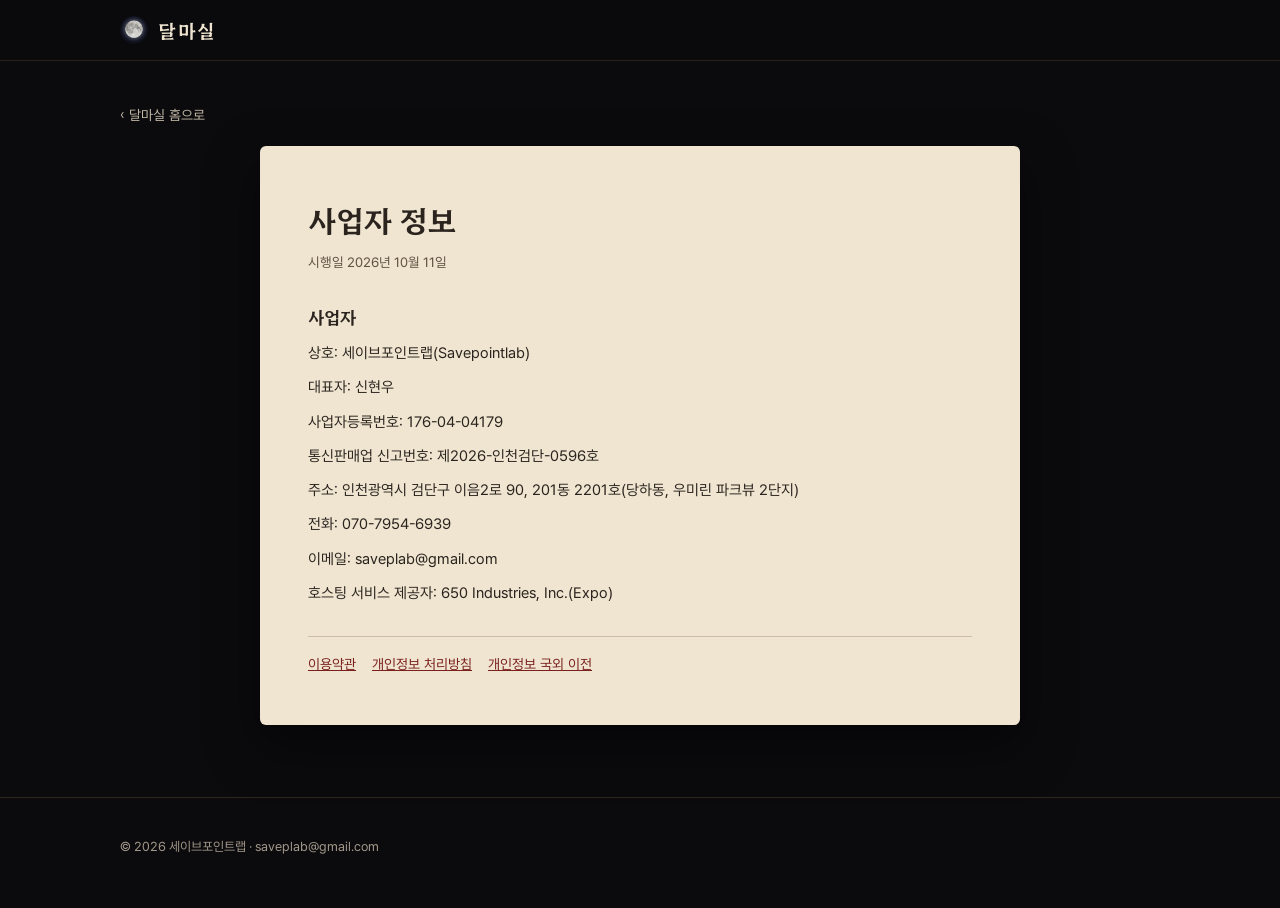
<file: business/index.html>
<!doctype html>
<html lang="ko">
<head>
<meta charset="utf-8">
<meta name="viewport" content="width=device-width, initial-scale=1, viewport-fit=cover">
<title>사업자 정보 · 달마실</title>
<meta name="description" content="달마실 사업자 정보">
<meta name="robots" content="noindex">
<link rel="canonical" href="https://dalmasil.com/business/">
<meta name="theme-color" content="#0b0a0d">
<link rel="icon" href="../favicon.png">
<link rel="stylesheet" href="../style.css">
<style>@font-face{font-family:'Dalmasil Sans';src:url('../fonts/DalmasilSans-Regular.woff2') format('woff2');font-weight:400;font-display:swap}@font-face{font-family:'Dalmasil Sans';src:url('../fonts/DalmasilSans-SemiBold.woff2') format('woff2');font-weight:600;font-display:swap}@font-face{font-family:'Hahmlet';src:url('../fonts/Hahmlet-SemiBold.woff2') format('woff2');font-weight:600;font-display:swap}</style>
</head>
<body>
<header class="top"><div class="wrap"><a class="brand" href="../"><img src="../icon-192.png" alt="" width="28" height="28">달마실</a></div></header>
<main class="doc"><div class="wrap">
<a class="back" href="../">‹ 달마실 홈으로</a>
<article class="sheet">
<h1>사업자 정보</h1>
<p class="since">시행일 2026년 10월 11일</p>
<h2>사업자</h2>
<p>상호: 세이브포인트랩(Savepointlab)</p>
<p>대표자: 신현우</p>
<p>사업자등록번호: 176-04-04179</p>
<p>통신판매업 신고번호: 제2026-인천검단-0596호</p>
<p>주소: 인천광역시 검단구 이음2로 90, 201동 2201호(당하동, 우미린 파크뷰 2단지)</p>
<p>전화: 070-7954-6939</p>
<p>이메일: saveplab@gmail.com</p>
<p>호스팅 서비스 제공자: 650 Industries, Inc.(Expo)</p>
<nav class="others" aria-label="다른 안내"><a href="../terms/">이용약관</a><a href="../privacy/">개인정보 처리방침</a><a href="../overseas/">개인정보 국외 이전</a></nav>
</article>
</div></main>
<footer><div class="wrap"><p>© 2026 세이브포인트랩 · saveplab@gmail.com</p></div></footer>
<script>
(function(){try{var k='dalmasil-visitor',v=localStorage.getItem(k);
if(!/^[a-z0-9]{12,40}$/.test(v||'')){v='';for(var i=0;i<24;i++)v+=Math.floor(Math.random()*36).toString(36);localStorage.setItem(k,v);}
var r='';try{r=document.referrer?new URL(document.referrer).hostname:'';}catch(e){}
if(r===location.hostname)r='';
fetch("https://lvjosdgfgpnevshmsnxp.supabase.co/rest/v1/rpc/track_visit",{method:'POST',keepalive:true,headers:{apikey:"sb_publishable_WDZZcBAnyjQpsCHHRC-iAg_9__0HsKx",Authorization:'Bearer '+"sb_publishable_WDZZcBAnyjQpsCHHRC-iAg_9__0HsKx",'Content-Type':'application/json'},
body:JSON.stringify({p_visitor:v,p_site:'home',p_path:location.pathname.slice(0,80)||'/',p_platform:'web',p_ref:r||null})}).catch(function(){});
}catch(e){}})();
</script>
</body>
</html>
</file>
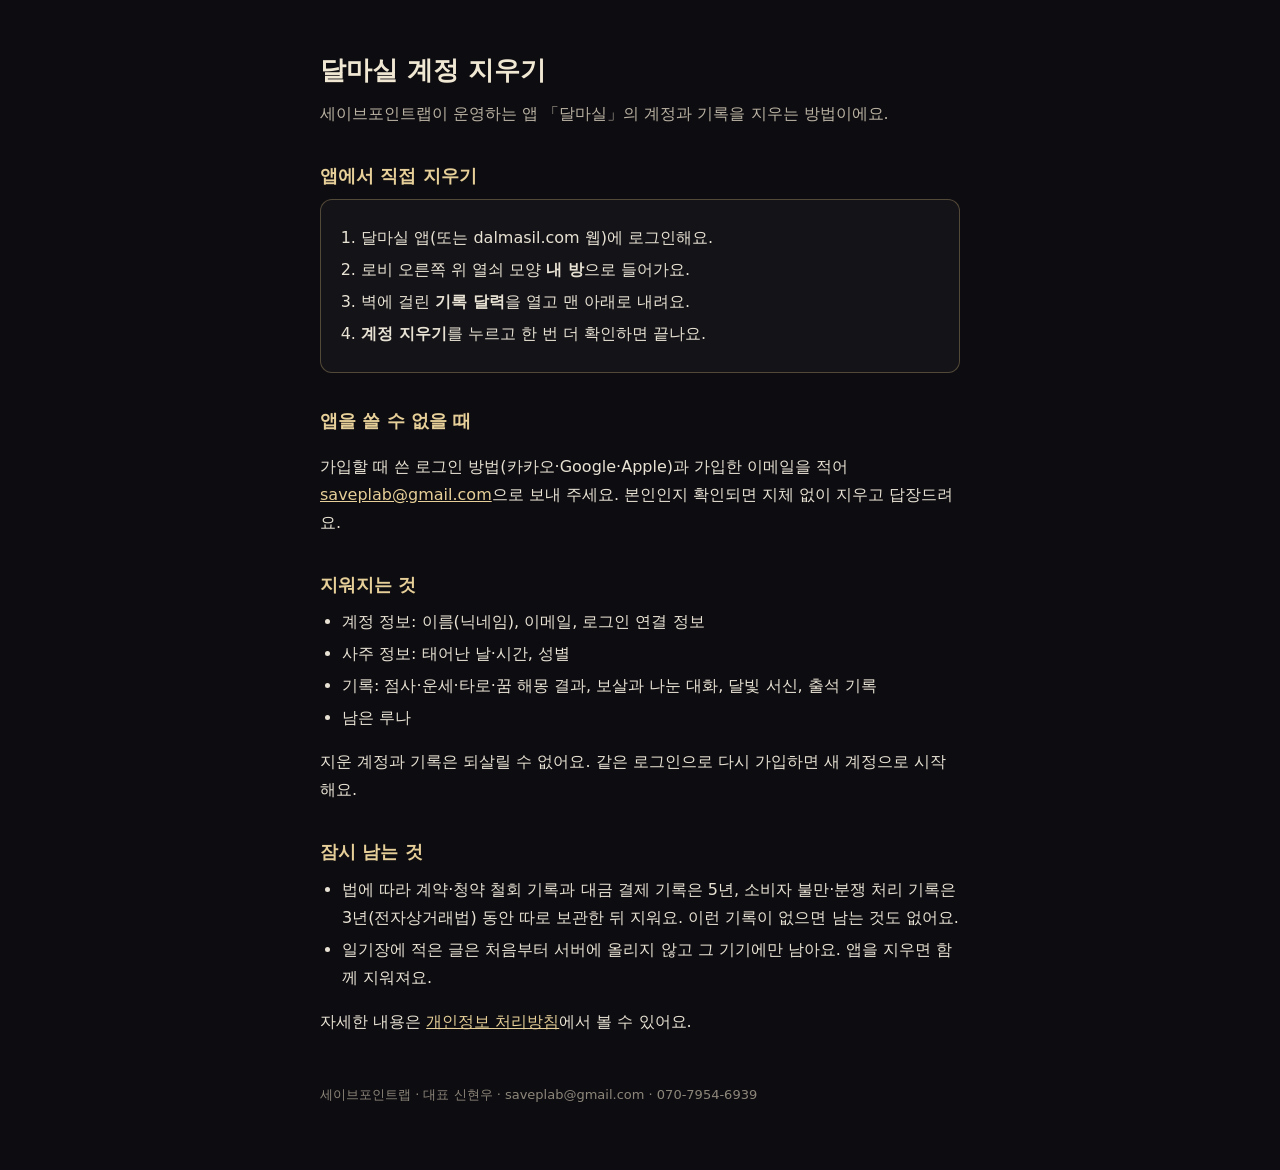
<file: delete-account/index.html>
<!doctype html>
<html lang="ko">
<head>
<meta charset="utf-8">
<meta name="viewport" content="width=device-width, initial-scale=1">
<title>달마실 계정 지우기 안내</title>
<meta name="description" content="달마실 계정과 기록을 지우는 방법">
<link rel="canonical" href="https://dalmasil.com/delete-account/">
<style>
body{margin:0;background:#0d0c10;color:#e8e2d4;font:16px/1.75 system-ui,-apple-system,"Apple SD Gothic Neo","Malgun Gothic",sans-serif}
main{max-width:640px;margin:0 auto;padding:48px max(20px,env(safe-area-inset-left)) 64px}
h1{font-size:26px;margin:0 0 6px;color:#f1e8d4}
.lead{color:#b9b1a2;margin:0 0 32px}
h2{font-size:18px;margin:32px 0 8px;color:#e6cf98}
ol,ul{padding-left:22px;margin:8px 0}
li{margin:4px 0}
.box{border:1px solid rgba(201,176,122,.35);border-radius:12px;padding:16px 18px;background:rgba(255,255,255,.03)}
a{color:#e6cf98}
footer{margin-top:48px;color:#8d867a;font-size:13px}
</style>
</head>
<body>
<main>
<h1>달마실 계정 지우기</h1>
<p class="lead">세이브포인트랩이 운영하는 앱 「달마실」의 계정과 기록을 지우는 방법이에요.</p>

<h2>앱에서 직접 지우기</h2>
<div class="box">
<ol>
<li>달마실 앱(또는 dalmasil.com 웹)에 로그인해요.</li>
<li>로비 오른쪽 위 열쇠 모양 <b>내 방</b>으로 들어가요.</li>
<li>벽에 걸린 <b>기록 달력</b>을 열고 맨 아래로 내려요.</li>
<li><b>계정 지우기</b>를 누르고 한 번 더 확인하면 끝나요.</li>
</ol>
</div>

<h2>앱을 쓸 수 없을 때</h2>
<p>가입할 때 쓴 로그인 방법(카카오·Google·Apple)과 가입한 이메일을 적어 <a href="mailto:saveplab@gmail.com">saveplab@gmail.com</a>으로 보내 주세요. 본인인지 확인되면 지체 없이 지우고 답장드려요.</p>

<h2>지워지는 것</h2>
<ul>
<li>계정 정보: 이름(닉네임), 이메일, 로그인 연결 정보</li>
<li>사주 정보: 태어난 날·시간, 성별</li>
<li>기록: 점사·운세·타로·꿈 해몽 결과, 보살과 나눈 대화, 달빛 서신, 출석 기록</li>
<li>남은 루나</li>
</ul>
<p>지운 계정과 기록은 되살릴 수 없어요. 같은 로그인으로 다시 가입하면 새 계정으로 시작해요.</p>

<h2>잠시 남는 것</h2>
<ul>
<li>법에 따라 계약·청약 철회 기록과 대금 결제 기록은 5년, 소비자 불만·분쟁 처리 기록은 3년(전자상거래법) 동안 따로 보관한 뒤 지워요. 이런 기록이 없으면 남는 것도 없어요.</li>
<li>일기장에 적은 글은 처음부터 서버에 올리지 않고 그 기기에만 남아요. 앱을 지우면 함께 지워져요.</li>
</ul>
<p>자세한 내용은 <a href="/privacy/">개인정보 처리방침</a>에서 볼 수 있어요.</p>

<footer>세이브포인트랩 · 대표 신현우 · saveplab@gmail.com · 070-7954-6939</footer>
</main>
<script>
(function(){try{var k='dalmasil-visitor',v=localStorage.getItem(k);
if(!/^[a-z0-9]{12,40}$/.test(v||'')){v='';for(var i=0;i<24;i++)v+=Math.floor(Math.random()*36).toString(36);localStorage.setItem(k,v);}
var r='';try{r=document.referrer?new URL(document.referrer).hostname:'';}catch(e){}
if(r===location.hostname)r='';
fetch("https://lvjosdgfgpnevshmsnxp.supabase.co/rest/v1/rpc/track_visit",{method:'POST',keepalive:true,headers:{apikey:"sb_publishable_WDZZcBAnyjQpsCHHRC-iAg_9__0HsKx",Authorization:'Bearer '+"sb_publishable_WDZZcBAnyjQpsCHHRC-iAg_9__0HsKx",'Content-Type':'application/json'},
body:JSON.stringify({p_visitor:v,p_site:'home',p_path:location.pathname.slice(0,80)||'/',p_platform:'web',p_ref:r||null})}).catch(function(){});
}catch(e){}})();
</script>
</body>
</html>
</file>
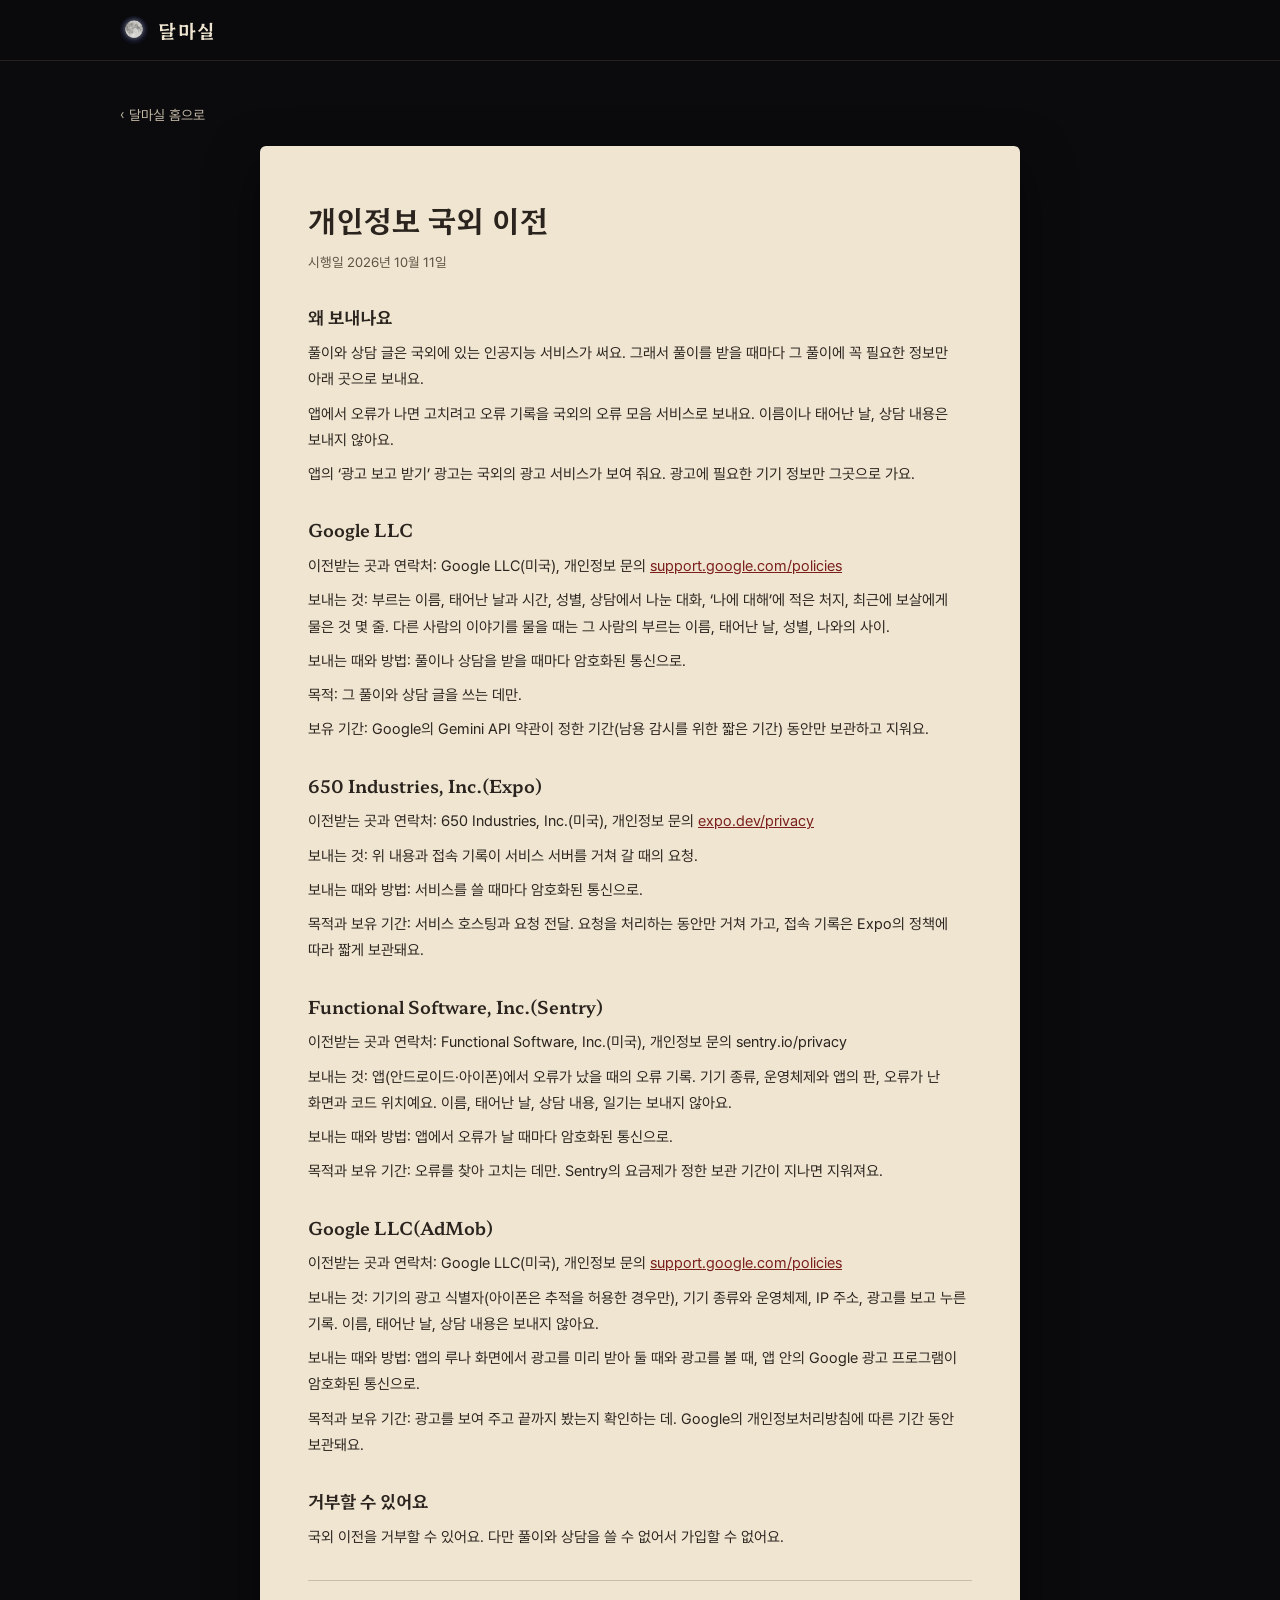
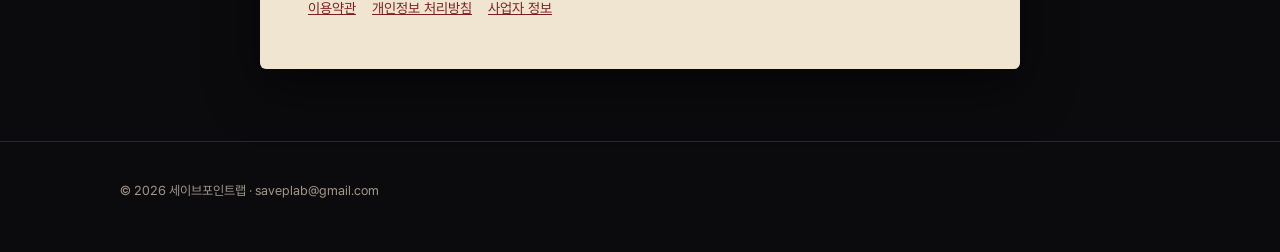
<file: overseas/index.html>
<!doctype html>
<html lang="ko">
<head>
<meta charset="utf-8">
<meta name="viewport" content="width=device-width, initial-scale=1, viewport-fit=cover">
<title>개인정보 국외 이전 · 달마실</title>
<meta name="description" content="달마실 개인정보 국외 이전">
<link rel="canonical" href="https://dalmasil.com/overseas/">
<meta name="theme-color" content="#0b0a0d">
<link rel="icon" href="../favicon.png">
<link rel="stylesheet" href="../style.css">
<style>@font-face{font-family:'Dalmasil Sans';src:url('../fonts/DalmasilSans-Regular.woff2') format('woff2');font-weight:400;font-display:swap}@font-face{font-family:'Dalmasil Sans';src:url('../fonts/DalmasilSans-SemiBold.woff2') format('woff2');font-weight:600;font-display:swap}@font-face{font-family:'Hahmlet';src:url('../fonts/Hahmlet-SemiBold.woff2') format('woff2');font-weight:600;font-display:swap}</style>
</head>
<body>
<header class="top"><div class="wrap"><a class="brand" href="../"><img src="../icon-192.png" alt="" width="28" height="28">달마실</a></div></header>
<main class="doc"><div class="wrap">
<a class="back" href="../">‹ 달마실 홈으로</a>
<article class="sheet">
<h1>개인정보 국외 이전</h1>
<p class="since">시행일 2026년 10월 11일</p>
<h2>왜 보내나요</h2>
<p>풀이와 상담 글은 국외에 있는 인공지능 서비스가 써요. 그래서 풀이를 받을 때마다 그 풀이에 꼭 필요한 정보만 아래 곳으로 보내요.</p>
<p>앱에서 오류가 나면 고치려고 오류 기록을 국외의 오류 모음 서비스로 보내요. 이름이나 태어난 날, 상담 내용은 보내지 않아요.</p>
<p>앱의 ‘광고 보고 받기’ 광고는 국외의 광고 서비스가 보여 줘요. 광고에 필요한 기기 정보만 그곳으로 가요.</p>
<h2>Google LLC</h2>
<p>이전받는 곳과 연락처: Google LLC(미국), 개인정보 문의 <a href="https://support.google.com/policies" rel="noopener">support.google.com/policies</a></p>
<p>보내는 것: 부르는 이름, 태어난 날과 시간, 성별, 상담에서 나눈 대화, ‘나에 대해’에 적은 처지, 최근에 보살에게 물은 것 몇 줄. 다른 사람의 이야기를 물을 때는 그 사람의 부르는 이름, 태어난 날, 성별, 나와의 사이.</p>
<p>보내는 때와 방법: 풀이나 상담을 받을 때마다 암호화된 통신으로.</p>
<p>목적: 그 풀이와 상담 글을 쓰는 데만.</p>
<p>보유 기간: Google의 Gemini API 약관이 정한 기간(남용 감시를 위한 짧은 기간) 동안만 보관하고 지워요.</p>
<h2>650 Industries, Inc.(Expo)</h2>
<p>이전받는 곳과 연락처: 650 Industries, Inc.(미국), 개인정보 문의 <a href="https://expo.dev/privacy" rel="noopener">expo.dev/privacy</a></p>
<p>보내는 것: 위 내용과 접속 기록이 서비스 서버를 거쳐 갈 때의 요청.</p>
<p>보내는 때와 방법: 서비스를 쓸 때마다 암호화된 통신으로.</p>
<p>목적과 보유 기간: 서비스 호스팅과 요청 전달. 요청을 처리하는 동안만 거쳐 가고, 접속 기록은 Expo의 정책에 따라 짧게 보관돼요.</p>
<h2>Functional Software, Inc.(Sentry)</h2>
<p>이전받는 곳과 연락처: Functional Software, Inc.(미국), 개인정보 문의 sentry.io/privacy</p>
<p>보내는 것: 앱(안드로이드·아이폰)에서 오류가 났을 때의 오류 기록. 기기 종류, 운영체제와 앱의 판, 오류가 난 화면과 코드 위치예요. 이름, 태어난 날, 상담 내용, 일기는 보내지 않아요.</p>
<p>보내는 때와 방법: 앱에서 오류가 날 때마다 암호화된 통신으로.</p>
<p>목적과 보유 기간: 오류를 찾아 고치는 데만. Sentry의 요금제가 정한 보관 기간이 지나면 지워져요.</p>
<h2>Google LLC(AdMob)</h2>
<p>이전받는 곳과 연락처: Google LLC(미국), 개인정보 문의 <a href="https://support.google.com/policies" rel="noopener">support.google.com/policies</a></p>
<p>보내는 것: 기기의 광고 식별자(아이폰은 추적을 허용한 경우만), 기기 종류와 운영체제, IP 주소, 광고를 보고 누른 기록. 이름, 태어난 날, 상담 내용은 보내지 않아요.</p>
<p>보내는 때와 방법: 앱의 루나 화면에서 광고를 미리 받아 둘 때와 광고를 볼 때, 앱 안의 Google 광고 프로그램이 암호화된 통신으로.</p>
<p>목적과 보유 기간: 광고를 보여 주고 끝까지 봤는지 확인하는 데. Google의 개인정보처리방침에 따른 기간 동안 보관돼요.</p>
<h2>거부할 수 있어요</h2>
<p>국외 이전을 거부할 수 있어요. 다만 풀이와 상담을 쓸 수 없어서 가입할 수 없어요.</p>
<nav class="others" aria-label="다른 안내"><a href="../terms/">이용약관</a><a href="../privacy/">개인정보 처리방침</a><a href="../business/">사업자 정보</a></nav>
</article>
</div></main>
<footer><div class="wrap"><p>© 2026 세이브포인트랩 · saveplab@gmail.com</p></div></footer>
<script>
(function(){try{var k='dalmasil-visitor',v=localStorage.getItem(k);
if(!/^[a-z0-9]{12,40}$/.test(v||'')){v='';for(var i=0;i<24;i++)v+=Math.floor(Math.random()*36).toString(36);localStorage.setItem(k,v);}
var r='';try{r=document.referrer?new URL(document.referrer).hostname:'';}catch(e){}
if(r===location.hostname)r='';
fetch("https://lvjosdgfgpnevshmsnxp.supabase.co/rest/v1/rpc/track_visit",{method:'POST',keepalive:true,headers:{apikey:"sb_publishable_WDZZcBAnyjQpsCHHRC-iAg_9__0HsKx",Authorization:'Bearer '+"sb_publishable_WDZZcBAnyjQpsCHHRC-iAg_9__0HsKx",'Content-Type':'application/json'},
body:JSON.stringify({p_visitor:v,p_site:'home',p_path:location.pathname.slice(0,80)||'/',p_platform:'web',p_ref:r||null})}).catch(function(){});
}catch(e){}})();
</script>
</body>
</html>
</file>
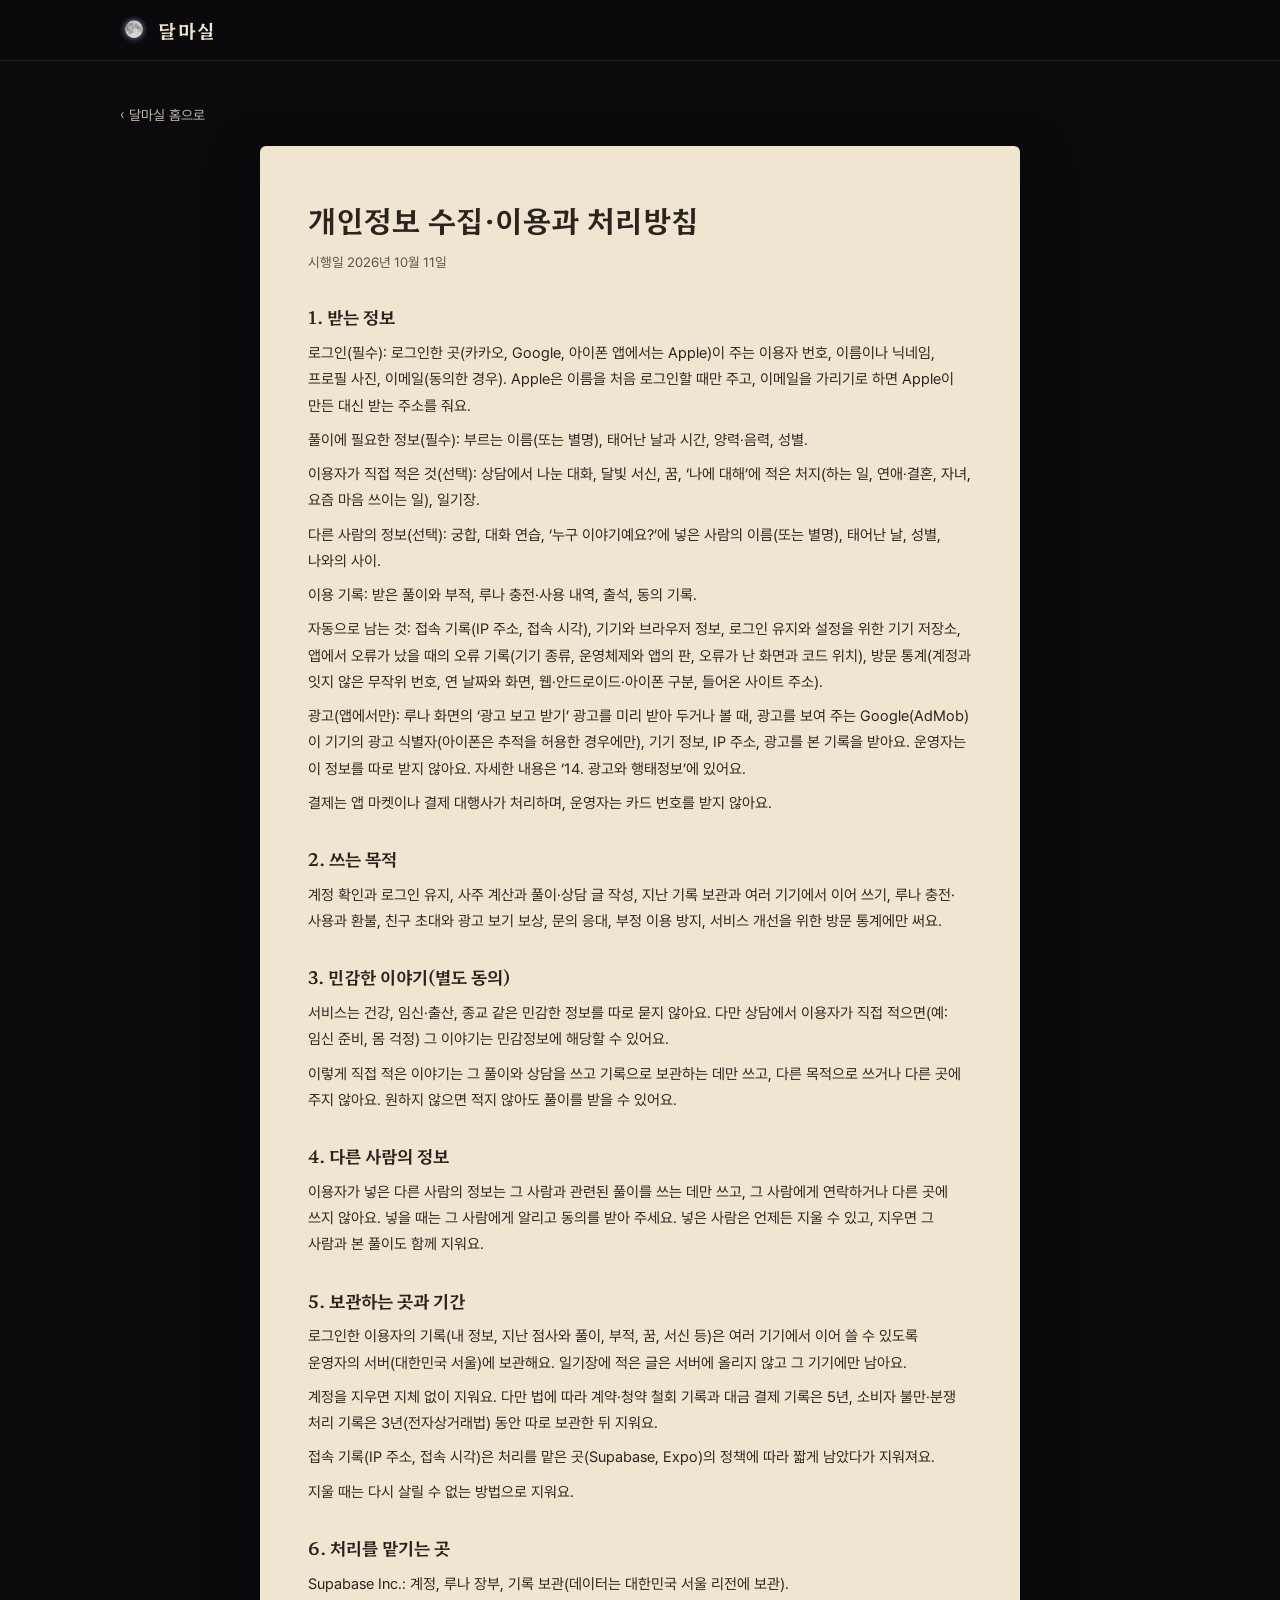
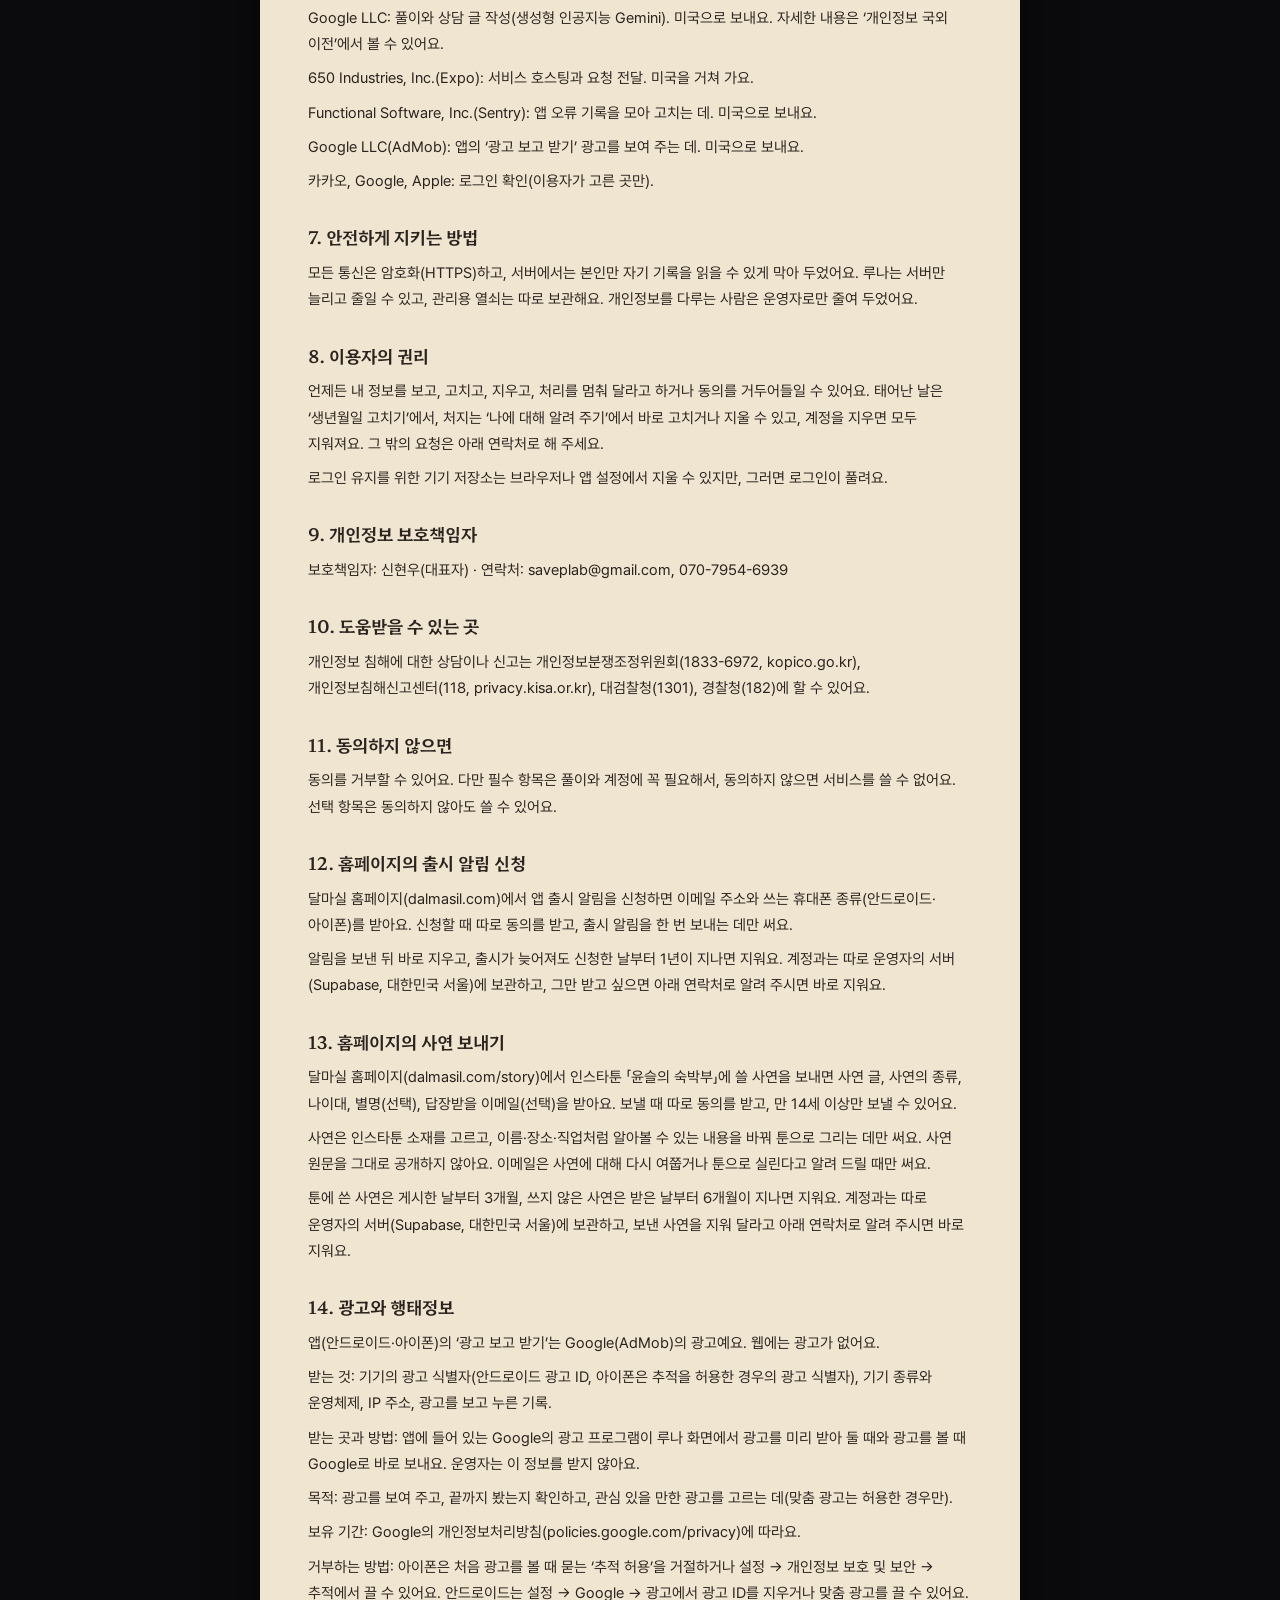
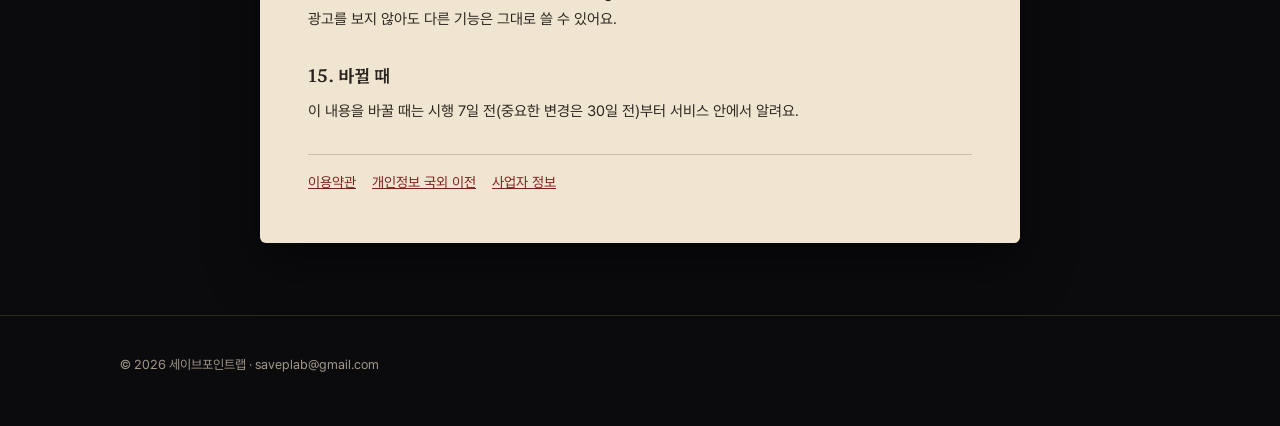
<file: privacy/index.html>
<!doctype html>
<html lang="ko">
<head>
<meta charset="utf-8">
<meta name="viewport" content="width=device-width, initial-scale=1, viewport-fit=cover">
<title>개인정보 수집·이용과 처리방침 · 달마실</title>
<meta name="description" content="달마실 개인정보 수집·이용과 처리방침">
<link rel="canonical" href="https://dalmasil.com/privacy/">
<meta name="theme-color" content="#0b0a0d">
<link rel="icon" href="../favicon.png">
<link rel="stylesheet" href="../style.css">
<style>@font-face{font-family:'Dalmasil Sans';src:url('../fonts/DalmasilSans-Regular.woff2') format('woff2');font-weight:400;font-display:swap}@font-face{font-family:'Dalmasil Sans';src:url('../fonts/DalmasilSans-SemiBold.woff2') format('woff2');font-weight:600;font-display:swap}@font-face{font-family:'Hahmlet';src:url('../fonts/Hahmlet-SemiBold.woff2') format('woff2');font-weight:600;font-display:swap}</style>
</head>
<body>
<header class="top"><div class="wrap"><a class="brand" href="../"><img src="../icon-192.png" alt="" width="28" height="28">달마실</a></div></header>
<main class="doc"><div class="wrap">
<a class="back" href="../">‹ 달마실 홈으로</a>
<article class="sheet">
<h1>개인정보 수집·이용과 처리방침</h1>
<p class="since">시행일 2026년 10월 11일</p>
<h2>1. 받는 정보</h2>
<p>로그인(필수): 로그인한 곳(카카오, Google, 아이폰 앱에서는 Apple)이 주는 이용자 번호, 이름이나 닉네임, 프로필 사진, 이메일(동의한 경우). Apple은 이름을 처음 로그인할 때만 주고, 이메일을 가리기로 하면 Apple이 만든 대신 받는 주소를 줘요.</p>
<p>풀이에 필요한 정보(필수): 부르는 이름(또는 별명), 태어난 날과 시간, 양력·음력, 성별.</p>
<p>이용자가 직접 적은 것(선택): 상담에서 나눈 대화, 달빛 서신, 꿈, ‘나에 대해’에 적은 처지(하는 일, 연애·결혼, 자녀, 요즘 마음 쓰이는 일), 일기장.</p>
<p>다른 사람의 정보(선택): 궁합, 대화 연습, ‘누구 이야기예요?’에 넣은 사람의 이름(또는 별명), 태어난 날, 성별, 나와의 사이.</p>
<p>이용 기록: 받은 풀이와 부적, 루나 충전·사용 내역, 출석, 동의 기록.</p>
<p>자동으로 남는 것: 접속 기록(IP 주소, 접속 시각), 기기와 브라우저 정보, 로그인 유지와 설정을 위한 기기 저장소, 앱에서 오류가 났을 때의 오류 기록(기기 종류, 운영체제와 앱의 판, 오류가 난 화면과 코드 위치), 방문 통계(계정과 잇지 않은 무작위 번호, 연 날짜와 화면, 웹·안드로이드·아이폰 구분, 들어온 사이트 주소).</p>
<p>광고(앱에서만): 루나 화면의 ‘광고 보고 받기’ 광고를 미리 받아 두거나 볼 때, 광고를 보여 주는 Google(AdMob)이 기기의 광고 식별자(아이폰은 추적을 허용한 경우에만), 기기 정보, IP 주소, 광고를 본 기록을 받아요. 운영자는 이 정보를 따로 받지 않아요. 자세한 내용은 ‘14. 광고와 행태정보’에 있어요.</p>
<p>결제는 앱 마켓이나 결제 대행사가 처리하며, 운영자는 카드 번호를 받지 않아요.</p>
<h2>2. 쓰는 목적</h2>
<p>계정 확인과 로그인 유지, 사주 계산과 풀이·상담 글 작성, 지난 기록 보관과 여러 기기에서 이어 쓰기, 루나 충전·사용과 환불, 친구 초대와 광고 보기 보상, 문의 응대, 부정 이용 방지, 서비스 개선을 위한 방문 통계에만 써요.</p>
<h2>3. 민감한 이야기(별도 동의)</h2>
<p>서비스는 건강, 임신·출산, 종교 같은 민감한 정보를 따로 묻지 않아요. 다만 상담에서 이용자가 직접 적으면(예: 임신 준비, 몸 걱정) 그 이야기는 민감정보에 해당할 수 있어요.</p>
<p>이렇게 직접 적은 이야기는 그 풀이와 상담을 쓰고 기록으로 보관하는 데만 쓰고, 다른 목적으로 쓰거나 다른 곳에 주지 않아요. 원하지 않으면 적지 않아도 풀이를 받을 수 있어요.</p>
<h2>4. 다른 사람의 정보</h2>
<p>이용자가 넣은 다른 사람의 정보는 그 사람과 관련된 풀이를 쓰는 데만 쓰고, 그 사람에게 연락하거나 다른 곳에 쓰지 않아요. 넣을 때는 그 사람에게 알리고 동의를 받아 주세요. 넣은 사람은 언제든 지울 수 있고, 지우면 그 사람과 본 풀이도 함께 지워요.</p>
<h2>5. 보관하는 곳과 기간</h2>
<p>로그인한 이용자의 기록(내 정보, 지난 점사와 풀이, 부적, 꿈, 서신 등)은 여러 기기에서 이어 쓸 수 있도록 운영자의 서버(대한민국 서울)에 보관해요. 일기장에 적은 글은 서버에 올리지 않고 그 기기에만 남아요.</p>
<p>계정을 지우면 지체 없이 지워요. 다만 법에 따라 계약·청약 철회 기록과 대금 결제 기록은 5년, 소비자 불만·분쟁 처리 기록은 3년(전자상거래법) 동안 따로 보관한 뒤 지워요.</p>
<p>접속 기록(IP 주소, 접속 시각)은 처리를 맡은 곳(Supabase, Expo)의 정책에 따라 짧게 남았다가 지워져요.</p>
<p>지울 때는 다시 살릴 수 없는 방법으로 지워요.</p>
<h2>6. 처리를 맡기는 곳</h2>
<p>Supabase Inc.: 계정, 루나 장부, 기록 보관(데이터는 대한민국 서울 리전에 보관).</p>
<p>Google LLC: 풀이와 상담 글 작성(생성형 인공지능 Gemini). 미국으로 보내요. 자세한 내용은 ‘개인정보 국외 이전’에서 볼 수 있어요.</p>
<p>650 Industries, Inc.(Expo): 서비스 호스팅과 요청 전달. 미국을 거쳐 가요.</p>
<p>Functional Software, Inc.(Sentry): 앱 오류 기록을 모아 고치는 데. 미국으로 보내요.</p>
<p>Google LLC(AdMob): 앱의 ‘광고 보고 받기’ 광고를 보여 주는 데. 미국으로 보내요.</p>
<p>카카오, Google, Apple: 로그인 확인(이용자가 고른 곳만).</p>
<h2>7. 안전하게 지키는 방법</h2>
<p>모든 통신은 암호화(HTTPS)하고, 서버에서는 본인만 자기 기록을 읽을 수 있게 막아 두었어요. 루나는 서버만 늘리고 줄일 수 있고, 관리용 열쇠는 따로 보관해요. 개인정보를 다루는 사람은 운영자로만 줄여 두었어요.</p>
<h2>8. 이용자의 권리</h2>
<p>언제든 내 정보를 보고, 고치고, 지우고, 처리를 멈춰 달라고 하거나 동의를 거두어들일 수 있어요. 태어난 날은 ‘생년월일 고치기’에서, 처지는 ‘나에 대해 알려 주기’에서 바로 고치거나 지울 수 있고, 계정을 지우면 모두 지워져요. 그 밖의 요청은 아래 연락처로 해 주세요.</p>
<p>로그인 유지를 위한 기기 저장소는 브라우저나 앱 설정에서 지울 수 있지만, 그러면 로그인이 풀려요.</p>
<h2>9. 개인정보 보호책임자</h2>
<p>보호책임자: 신현우(대표자) · 연락처: saveplab@gmail.com, 070-7954-6939</p>
<h2>10. 도움받을 수 있는 곳</h2>
<p>개인정보 침해에 대한 상담이나 신고는 개인정보분쟁조정위원회(1833-6972, kopico.go.kr), 개인정보침해신고센터(118, privacy.kisa.or.kr), 대검찰청(1301), 경찰청(182)에 할 수 있어요.</p>
<h2>11. 동의하지 않으면</h2>
<p>동의를 거부할 수 있어요. 다만 필수 항목은 풀이와 계정에 꼭 필요해서, 동의하지 않으면 서비스를 쓸 수 없어요. 선택 항목은 동의하지 않아도 쓸 수 있어요.</p>
<h2>12. 홈페이지의 출시 알림 신청</h2>
<p>달마실 홈페이지(dalmasil.com)에서 앱 출시 알림을 신청하면 이메일 주소와 쓰는 휴대폰 종류(안드로이드·아이폰)를 받아요. 신청할 때 따로 동의를 받고, 출시 알림을 한 번 보내는 데만 써요.</p>
<p>알림을 보낸 뒤 바로 지우고, 출시가 늦어져도 신청한 날부터 1년이 지나면 지워요. 계정과는 따로 운영자의 서버(Supabase, 대한민국 서울)에 보관하고, 그만 받고 싶으면 아래 연락처로 알려 주시면 바로 지워요.</p>
<h2>13. 홈페이지의 사연 보내기</h2>
<p>달마실 홈페이지(dalmasil.com/story)에서 인스타툰 「윤슬의 숙박부」에 쓸 사연을 보내면 사연 글, 사연의 종류, 나이대, 별명(선택), 답장받을 이메일(선택)을 받아요. 보낼 때 따로 동의를 받고, 만 14세 이상만 보낼 수 있어요.</p>
<p>사연은 인스타툰 소재를 고르고, 이름·장소·직업처럼 알아볼 수 있는 내용을 바꿔 툰으로 그리는 데만 써요. 사연 원문을 그대로 공개하지 않아요. 이메일은 사연에 대해 다시 여쭙거나 툰으로 실린다고 알려 드릴 때만 써요.</p>
<p>툰에 쓴 사연은 게시한 날부터 3개월, 쓰지 않은 사연은 받은 날부터 6개월이 지나면 지워요. 계정과는 따로 운영자의 서버(Supabase, 대한민국 서울)에 보관하고, 보낸 사연을 지워 달라고 아래 연락처로 알려 주시면 바로 지워요.</p>
<h2>14. 광고와 행태정보</h2>
<p>앱(안드로이드·아이폰)의 ‘광고 보고 받기’는 Google(AdMob)의 광고예요. 웹에는 광고가 없어요.</p>
<p>받는 것: 기기의 광고 식별자(안드로이드 광고 ID, 아이폰은 추적을 허용한 경우의 광고 식별자), 기기 종류와 운영체제, IP 주소, 광고를 보고 누른 기록.</p>
<p>받는 곳과 방법: 앱에 들어 있는 Google의 광고 프로그램이 루나 화면에서 광고를 미리 받아 둘 때와 광고를 볼 때 Google로 바로 보내요. 운영자는 이 정보를 받지 않아요.</p>
<p>목적: 광고를 보여 주고, 끝까지 봤는지 확인하고, 관심 있을 만한 광고를 고르는 데(맞춤 광고는 허용한 경우만).</p>
<p>보유 기간: Google의 개인정보처리방침(policies.google.com/privacy)에 따라요.</p>
<p>거부하는 방법: 아이폰은 처음 광고를 볼 때 묻는 ‘추적 허용’을 거절하거나 설정 → 개인정보 보호 및 보안 → 추적에서 끌 수 있어요. 안드로이드는 설정 → Google → 광고에서 광고 ID를 지우거나 맞춤 광고를 끌 수 있어요. 광고를 보지 않아도 다른 기능은 그대로 쓸 수 있어요.</p>
<h2>15. 바뀔 때</h2>
<p>이 내용을 바꿀 때는 시행 7일 전(중요한 변경은 30일 전)부터 서비스 안에서 알려요.</p>
<nav class="others" aria-label="다른 안내"><a href="../terms/">이용약관</a><a href="../overseas/">개인정보 국외 이전</a><a href="../business/">사업자 정보</a></nav>
</article>
</div></main>
<footer><div class="wrap"><p>© 2026 세이브포인트랩 · saveplab@gmail.com</p></div></footer>
<script>
(function(){try{var k='dalmasil-visitor',v=localStorage.getItem(k);
if(!/^[a-z0-9]{12,40}$/.test(v||'')){v='';for(var i=0;i<24;i++)v+=Math.floor(Math.random()*36).toString(36);localStorage.setItem(k,v);}
var r='';try{r=document.referrer?new URL(document.referrer).hostname:'';}catch(e){}
if(r===location.hostname)r='';
fetch("https://lvjosdgfgpnevshmsnxp.supabase.co/rest/v1/rpc/track_visit",{method:'POST',keepalive:true,headers:{apikey:"sb_publishable_WDZZcBAnyjQpsCHHRC-iAg_9__0HsKx",Authorization:'Bearer '+"sb_publishable_WDZZcBAnyjQpsCHHRC-iAg_9__0HsKx",'Content-Type':'application/json'},
body:JSON.stringify({p_visitor:v,p_site:'home',p_path:location.pathname.slice(0,80)||'/',p_platform:'web',p_ref:r||null})}).catch(function(){});
}catch(e){}})();
</script>
</body>
</html>
</file>
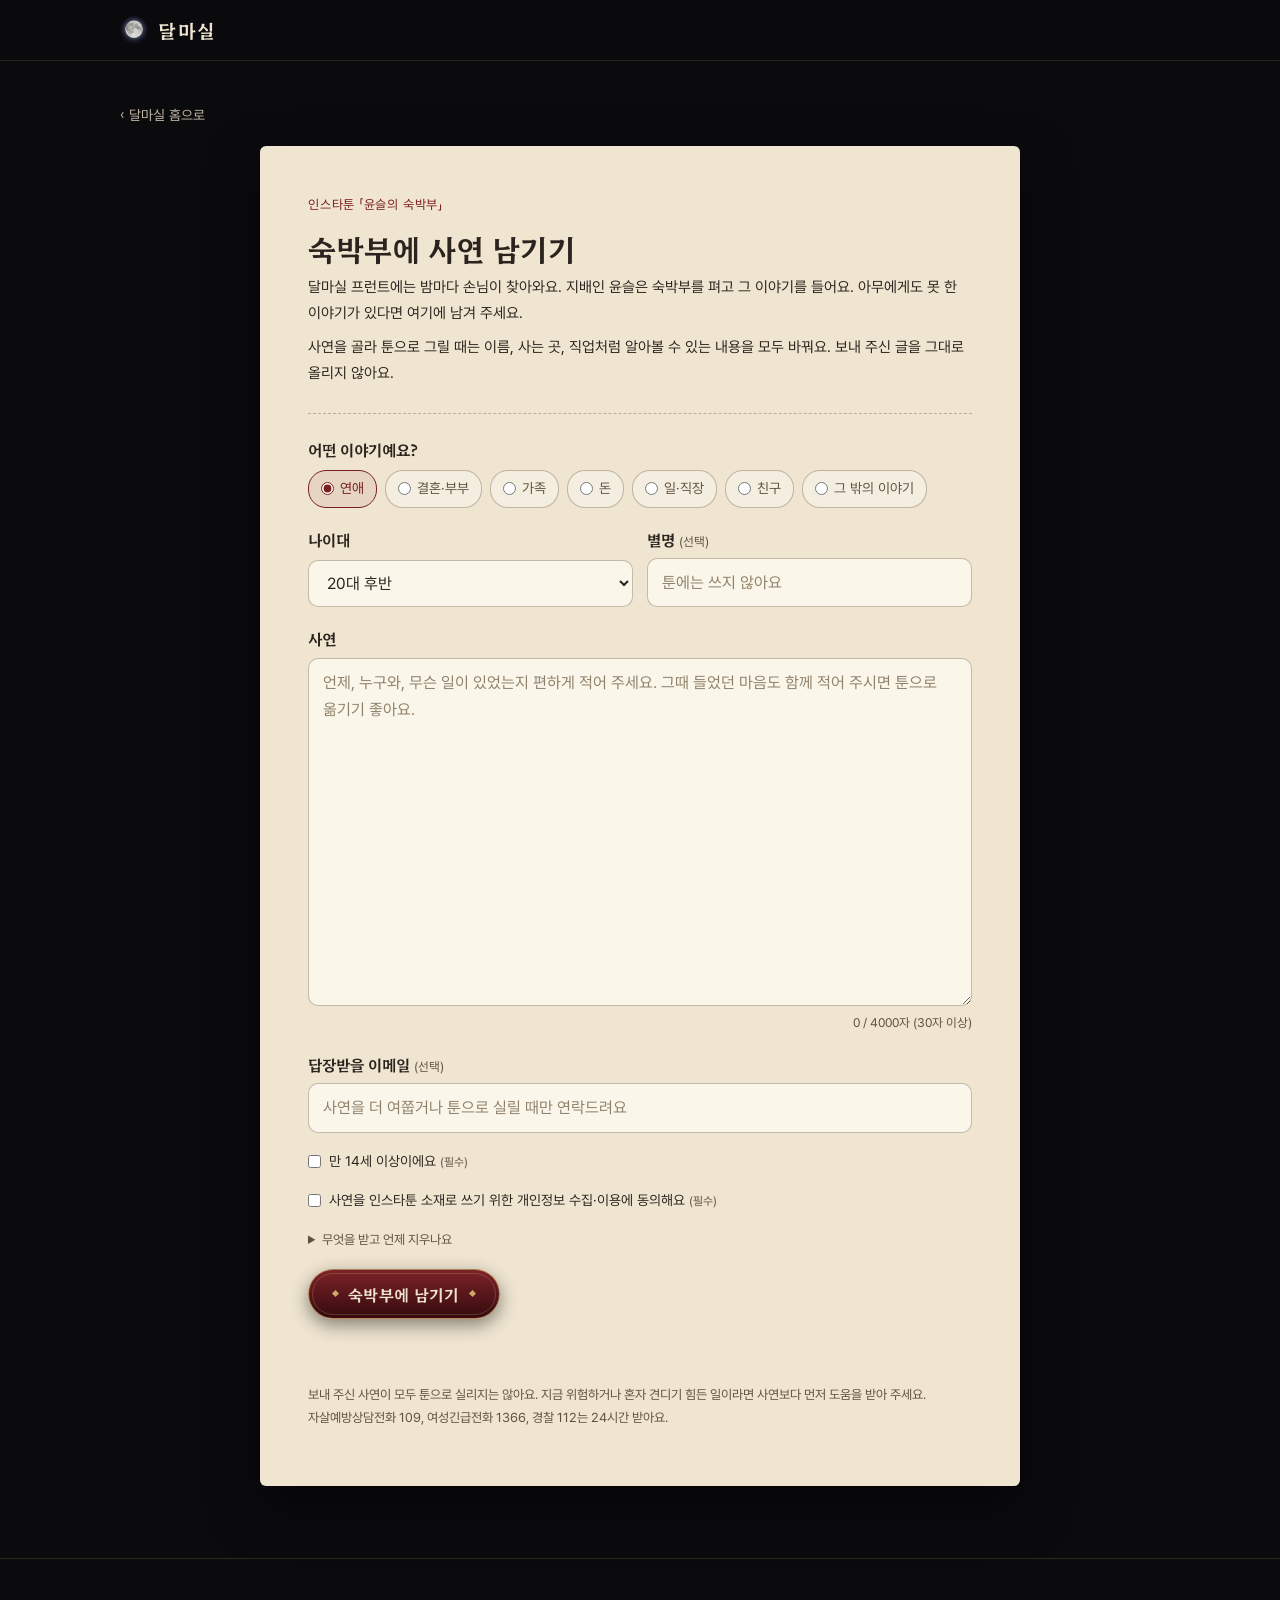
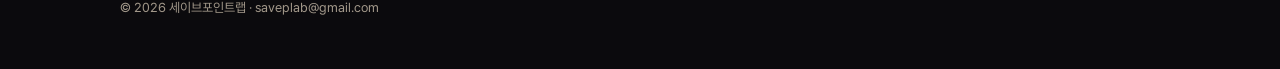
<file: story/index.html>
<!doctype html>
<html lang="ko">
<head>
<meta charset="utf-8">
<meta name="viewport" content="width=device-width, initial-scale=1, viewport-fit=cover">
<title>숙박부에 사연 남기기 · 달마실</title>
<meta name="description" content="인스타툰 「윤슬의 숙박부」에 쓸 사연을 받아요. 아무에게도 못 한 이야기를 달마실 프런트의 숙박부에 남겨 주세요. 툰으로 그릴 때는 알아볼 수 있는 내용을 모두 바꿔요.">
<meta name="theme-color" content="#0b0a0d">
<link rel="canonical" href="https://dalmasil.com/story/">
<meta property="og:type" content="website">
<meta property="og:site_name" content="달마실">
<meta property="og:title" content="숙박부에 사연 남기기 · 윤슬의 숙박부">
<meta property="og:description" content="아무에게도 못 한 이야기를 달마실 프런트의 숙박부에 남겨 주세요. 골라서 인스타툰으로 그려요.">
<meta property="og:url" content="https://dalmasil.com/story/">
<meta property="og:image" content="https://dalmasil.com/img/og.jpg">
<meta property="og:image:width" content="1200">
<meta property="og:image:height" content="630">
<meta property="og:locale" content="ko_KR">
<meta name="twitter:card" content="summary_large_image">
<link rel="icon" href="../favicon.png">
<link rel="apple-touch-icon" href="../apple-touch-icon.png">
<link rel="stylesheet" href="../style.css">
<style>@font-face{font-family:'Dalmasil Sans';src:url('../fonts/DalmasilSans-Regular.woff2') format('woff2');font-weight:400;font-display:swap}@font-face{font-family:'Dalmasil Sans';src:url('../fonts/DalmasilSans-SemiBold.woff2') format('woff2');font-weight:600;font-display:swap}@font-face{font-family:'Hahmlet';src:url('../fonts/Hahmlet-Light.woff2') format('woff2');font-weight:300;font-display:swap}@font-face{font-family:'Hahmlet';src:url('../fonts/Hahmlet-SemiBold.woff2') format('woff2');font-weight:600;font-display:swap}</style>
</head>
<body>
<header class="top"><div class="wrap"><a class="brand" href="../"><img src="../icon-192.png" alt="" width="28" height="28">달마실</a></div></header>

<main class="doc"><div class="wrap">
<a class="back" href="../">‹ 달마실 홈으로</a>
<article class="sheet register">
  <p class="kicker">인스타툰 「윤슬의 숙박부」</p>
  <h1>숙박부에 사연 남기기</h1>
  <p>달마실 프런트에는 밤마다 손님이 찾아와요. 지배인 윤슬은 숙박부를 펴고 그 이야기를 들어요. 아무에게도 못 한 이야기가 있다면 여기에 남겨 주세요.</p>
  <p>사연을 골라 툰으로 그릴 때는 이름, 사는 곳, 직업처럼 알아볼 수 있는 내용을 모두 바꿔요. 보내 주신 글을 그대로 올리지 않아요.</p>

  <form class="story" data-endpoint="https://lvjosdgfgpnevshmsnxp.supabase.co/rest/v1/rpc/submit_story" data-key="sb_publishable_WDZZcBAnyjQpsCHHRC-iAg_9__0HsKx" novalidate>
    <fieldset class="chips">
      <legend>어떤 이야기예요?</legend>
      <label><input type="radio" name="category" value="연애" checked>연애</label>
      <label><input type="radio" name="category" value="결혼·부부">결혼·부부</label>
      <label><input type="radio" name="category" value="가족">가족</label>
      <label><input type="radio" name="category" value="돈">돈</label>
      <label><input type="radio" name="category" value="일·직장">일·직장</label>
      <label><input type="radio" name="category" value="친구">친구</label>
      <label><input type="radio" name="category" value="그 밖의 이야기">그 밖의 이야기</label>
    </fieldset>

    <div class="row">
      <label class="field"><span>나이대</span>
        <select name="age">
          <option value="10대">10대</option>
          <option value="20대 초반">20대 초반</option>
          <option value="20대 후반" selected>20대 후반</option>
          <option value="30대">30대</option>
          <option value="40대">40대</option>
          <option value="50대 이상">50대 이상</option>
          <option value="밝히지 않음">밝히지 않음</option>
        </select>
      </label>
      <label class="field"><span>별명 <small>(선택)</small></span>
        <input type="text" name="nickname" maxlength="20" autocomplete="off" placeholder="툰에는 쓰지 않아요">
      </label>
    </div>

    <label class="field"><span>사연</span>
      <textarea name="body" rows="12" maxlength="4000" required placeholder="언제, 누구와, 무슨 일이 있었는지 편하게 적어 주세요. 그때 들었던 마음도 함께 적어 주시면 툰으로 옮기기 좋아요."></textarea>
      <small class="count" aria-live="polite">0 / 4000자 (30자 이상)</small>
    </label>

    <label class="field"><span>답장받을 이메일 <small>(선택)</small></span>
      <input type="email" name="email" autocomplete="email" inputmode="email" placeholder="사연을 더 여쭙거나 툰으로 실릴 때만 연락드려요">
    </label>

    <input class="hp" type="text" name="website" tabindex="-1" autocomplete="off" aria-hidden="true">
    <label class="agree"><input type="checkbox" name="age14" required><span>만 14세 이상이에요 <small>(필수)</small></span></label>
    <label class="agree"><input type="checkbox" name="agree" required><span>사연을 인스타툰 소재로 쓰기 위한 개인정보 수집·이용에 동의해요 <small>(필수)</small></span></label>
    <details class="notice"><summary>무엇을 받고 언제 지우나요</summary><p>받는 것: 사연 글, 사연의 종류, 나이대, 별명(선택), 이메일(선택). 쓰는 곳: 인스타툰 「윤슬의 숙박부」의 소재를 고르고, 알아볼 수 있는 내용을 바꿔 툰으로 그리는 데만. 이메일은 사연에 대해 다시 여쭙거나 툰으로 실린다고 알려 드릴 때만 써요. 보관: 툰에 쓴 사연은 게시한 날부터 3개월, 쓰지 않은 사연은 받은 날부터 6개월이 지나면 지워요. 동의하지 않을 수 있고, 그러면 사연을 보낼 수 없어요. 보낸 사연을 지우고 싶으면 saveplab@gmail.com으로 알려 주세요. 자세한 내용은 <a href="../privacy/">개인정보 처리방침</a>에 있어요.</p></details>

    <button class="btn primary" type="submit"><span class="dia"></span>숙박부에 남기기<span class="dia"></span></button>
    <p class="msg" role="status" aria-live="polite"></p>
  </form>

  <p class="fine">보내 주신 사연이 모두 툰으로 실리지는 않아요. 지금 위험하거나 혼자 견디기 힘든 일이라면 사연보다 먼저 도움을 받아 주세요. 자살예방상담전화 109, 여성긴급전화 1366, 경찰 112는 24시간 받아요.</p>
</article>
</div></main>

<footer><div class="wrap"><p>© 2026 세이브포인트랩 · saveplab@gmail.com</p></div></footer>

<script>
// 숙박부에 사연 남기기: Supabase의 submit_story로 보낸다(공개 열쇠, 표는 읽지 못한다)
(() => {
  const form = document.querySelector('form.story');
  if (!form) return;
  const msg = form.querySelector('.msg');
  const btn = form.querySelector('button[type=submit]');
  const count = form.querySelector('.count');
  const say = (t, bad) => { msg.textContent = t; msg.classList.toggle('bad', !!bad); };
  const len = () => form.body.value.trim().length;
  form.body.addEventListener('input', () => { count.textContent = `${len()} / 4000자 (30자 이상)`; });
  form.addEventListener('submit', async (e) => {
    e.preventDefault();
    if (form.website.value) return; // 사람 눈에 안 보이는 칸이 채워졌으면 자동 입력
    if (len() < 30) { say('사연을 30자 이상 적어 주세요.', true); form.body.focus(); return; }
    const email = form.email.value.trim();
    if (email && !/^[^@\s]+@[^@\s]+\.[^@\s]+$/.test(email)) { say('이메일 주소를 다시 확인해 주세요. 비워 두어도 괜찮아요.', true); form.email.focus(); return; }
    if (!form.age14.checked) { say('만 14세 이상만 사연을 보낼 수 있어요.', true); return; }
    if (!form.agree.checked) { say('사연을 보내려면 개인정보 수집·이용에 동의해 주세요.', true); return; }
    btn.disabled = true;
    say('숙박부에 적는 중이에요…');
    try {
      const r = await fetch(form.dataset.endpoint, {
        method: 'POST',
        headers: { 'Content-Type': 'application/json', apikey: form.dataset.key },
        body: JSON.stringify({ p_nickname: form.nickname.value.trim() || null, p_age_band: form.age.value, p_category: form.category.value, p_body: form.body.value.trim(), p_email: email || null }),
        signal: AbortSignal.timeout ? AbortSignal.timeout(15000) : undefined,
      });
      if (!r.ok) throw new Error(String(r.status));
      form.reset();
      count.textContent = '0 / 4000자 (30자 이상)';
      say('숙박부에 남겼어요. 들려주셔서 고마워요.');
    } catch {
      say('지금은 사연을 받지 못했어요. 잠시 뒤에 다시 보내 주세요. 글은 지워지지 않았어요.', true);
    } finally {
      btn.disabled = false;
    }
  });
})();
</script>
<script>
(function(){try{var k='dalmasil-visitor',v=localStorage.getItem(k);
if(!/^[a-z0-9]{12,40}$/.test(v||'')){v='';for(var i=0;i<24;i++)v+=Math.floor(Math.random()*36).toString(36);localStorage.setItem(k,v);}
var r='';try{r=document.referrer?new URL(document.referrer).hostname:'';}catch(e){}
if(r===location.hostname)r='';
fetch("https://lvjosdgfgpnevshmsnxp.supabase.co/rest/v1/rpc/track_visit",{method:'POST',keepalive:true,headers:{apikey:"sb_publishable_WDZZcBAnyjQpsCHHRC-iAg_9__0HsKx",Authorization:'Bearer '+"sb_publishable_WDZZcBAnyjQpsCHHRC-iAg_9__0HsKx",'Content-Type':'application/json'},
body:JSON.stringify({p_visitor:v,p_site:'home',p_path:location.pathname.slice(0,80)||'/',p_platform:'web',p_ref:r||null})}).catch(function(){});
}catch(e){}})();
</script>
</body>
</html>
</file>
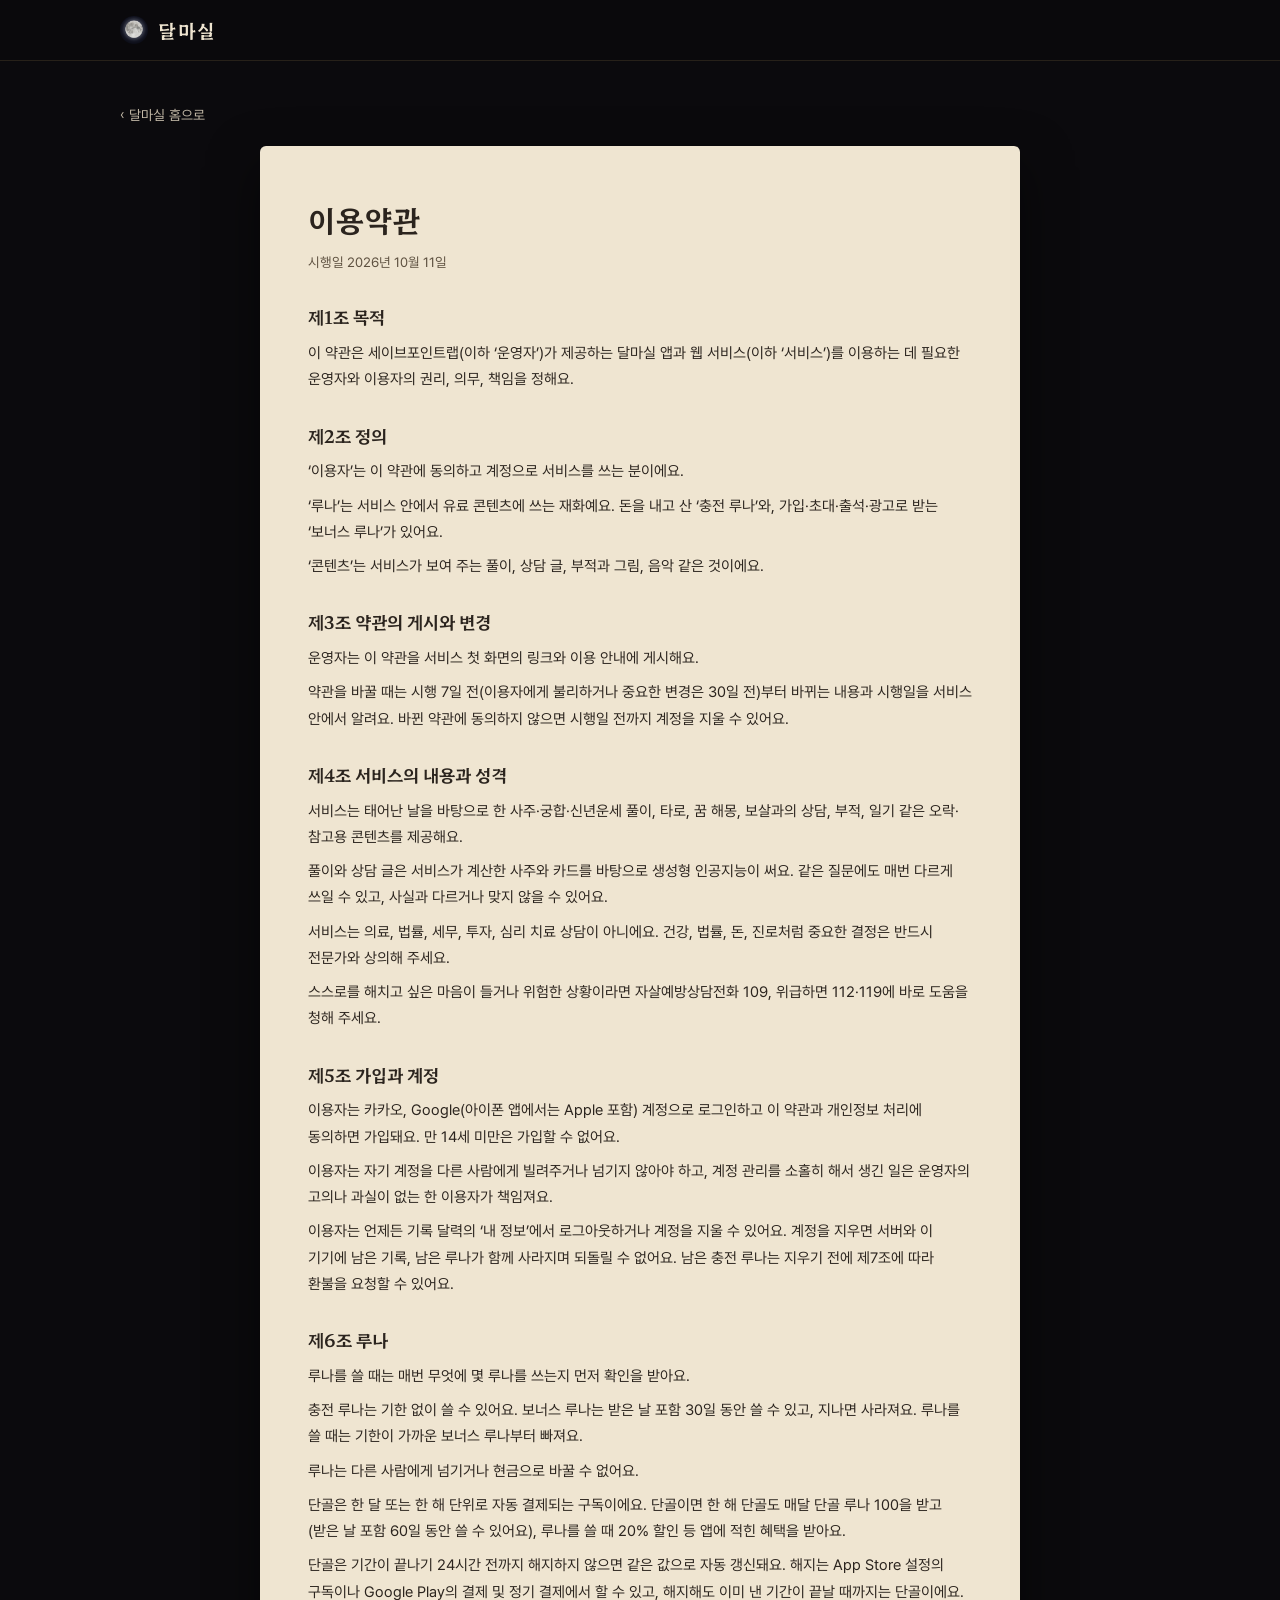
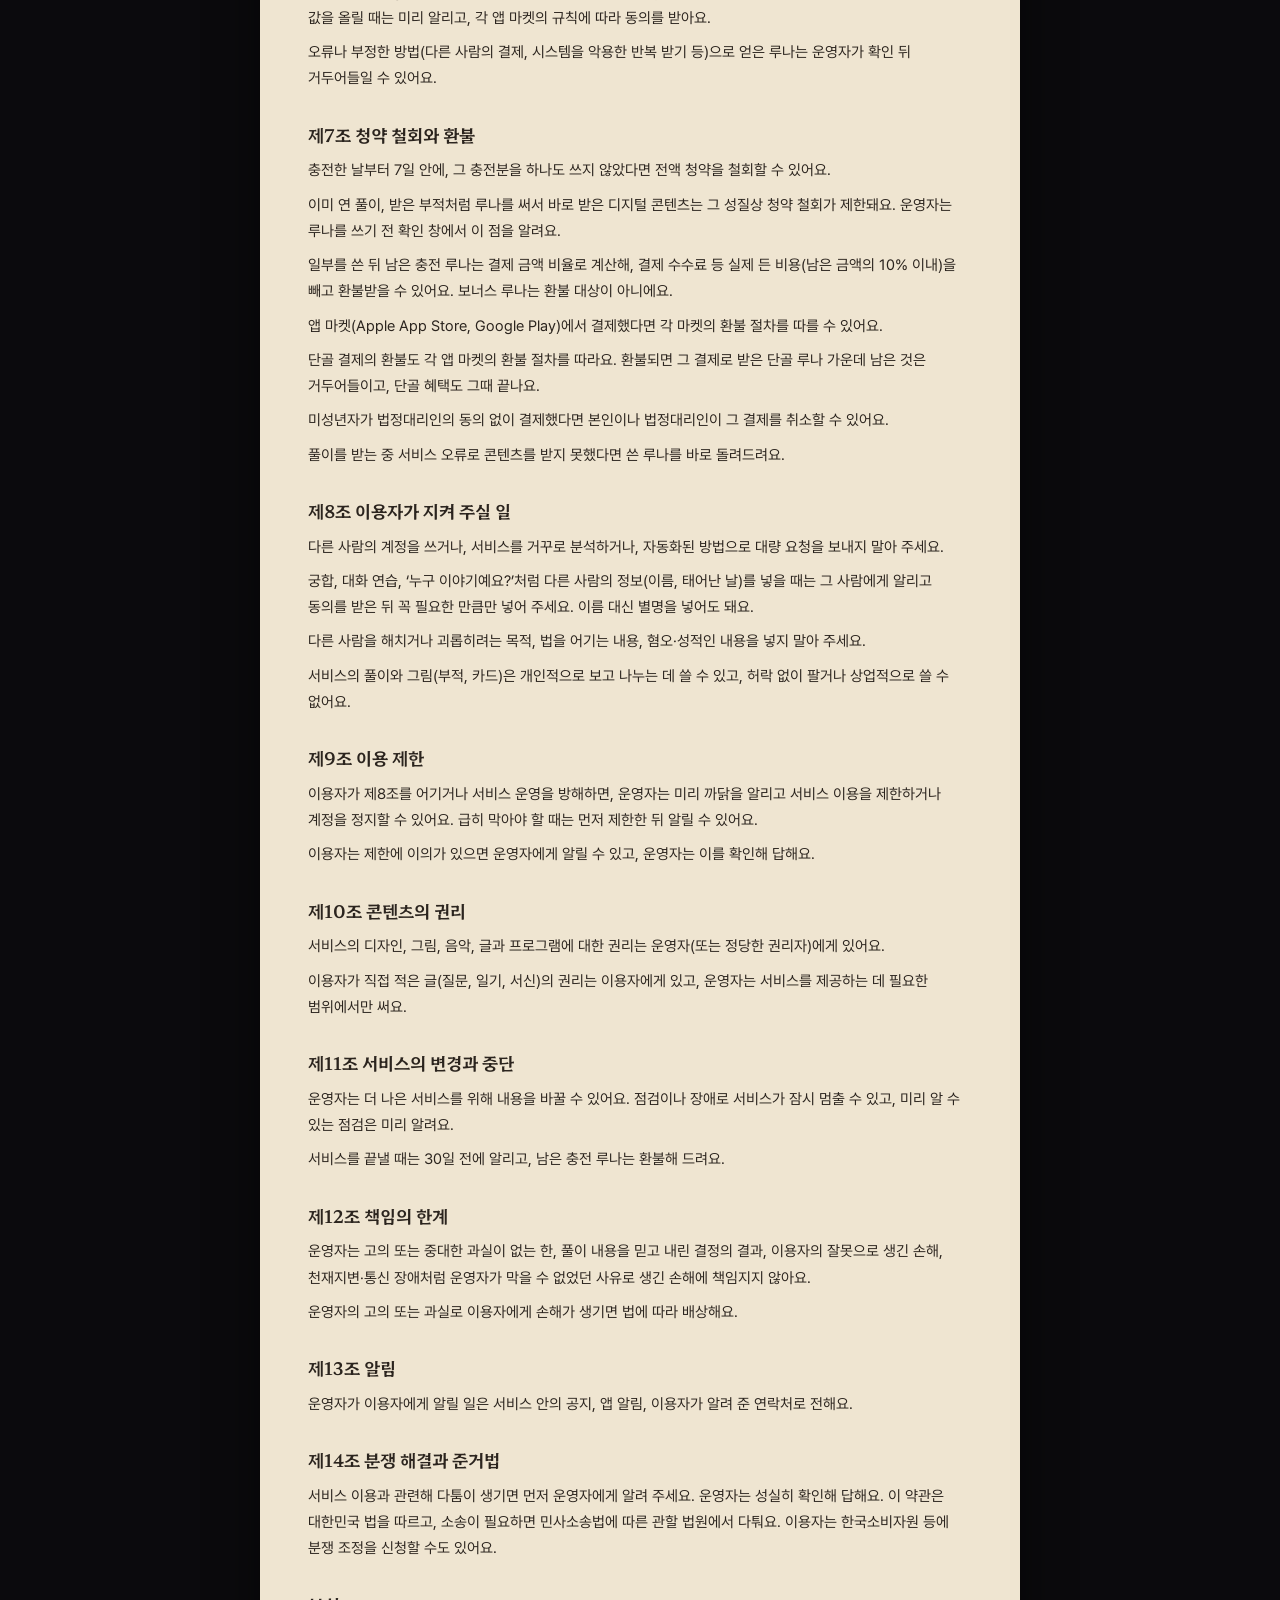
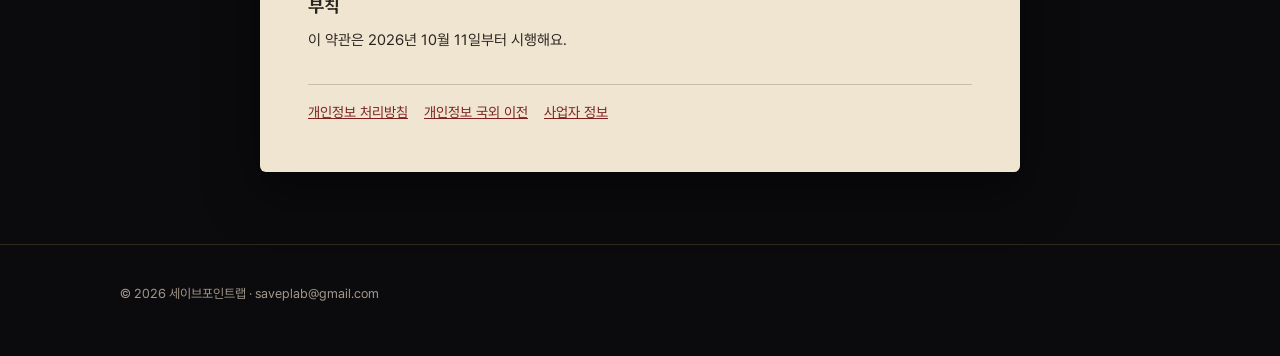
<file: terms/index.html>
<!doctype html>
<html lang="ko">
<head>
<meta charset="utf-8">
<meta name="viewport" content="width=device-width, initial-scale=1, viewport-fit=cover">
<title>이용약관 · 달마실</title>
<meta name="description" content="달마실 이용약관">
<link rel="canonical" href="https://dalmasil.com/terms/">
<meta name="theme-color" content="#0b0a0d">
<link rel="icon" href="../favicon.png">
<link rel="stylesheet" href="../style.css">
<style>@font-face{font-family:'Dalmasil Sans';src:url('../fonts/DalmasilSans-Regular.woff2') format('woff2');font-weight:400;font-display:swap}@font-face{font-family:'Dalmasil Sans';src:url('../fonts/DalmasilSans-SemiBold.woff2') format('woff2');font-weight:600;font-display:swap}@font-face{font-family:'Hahmlet';src:url('../fonts/Hahmlet-SemiBold.woff2') format('woff2');font-weight:600;font-display:swap}</style>
</head>
<body>
<header class="top"><div class="wrap"><a class="brand" href="../"><img src="../icon-192.png" alt="" width="28" height="28">달마실</a></div></header>
<main class="doc"><div class="wrap">
<a class="back" href="../">‹ 달마실 홈으로</a>
<article class="sheet">
<h1>이용약관</h1>
<p class="since">시행일 2026년 10월 11일</p>
<h2>제1조 목적</h2>
<p>이 약관은 세이브포인트랩(이하 ‘운영자’)가 제공하는 달마실 앱과 웹 서비스(이하 ‘서비스’)를 이용하는 데 필요한 운영자와 이용자의 권리, 의무, 책임을 정해요.</p>
<h2>제2조 정의</h2>
<p>‘이용자’는 이 약관에 동의하고 계정으로 서비스를 쓰는 분이에요.</p>
<p>‘루나’는 서비스 안에서 유료 콘텐츠에 쓰는 재화예요. 돈을 내고 산 ‘충전 루나’와, 가입·초대·출석·광고로 받는 ‘보너스 루나’가 있어요.</p>
<p>‘콘텐츠’는 서비스가 보여 주는 풀이, 상담 글, 부적과 그림, 음악 같은 것이에요.</p>
<h2>제3조 약관의 게시와 변경</h2>
<p>운영자는 이 약관을 서비스 첫 화면의 링크와 이용 안내에 게시해요.</p>
<p>약관을 바꿀 때는 시행 7일 전(이용자에게 불리하거나 중요한 변경은 30일 전)부터 바뀌는 내용과 시행일을 서비스 안에서 알려요. 바뀐 약관에 동의하지 않으면 시행일 전까지 계정을 지울 수 있어요.</p>
<h2>제4조 서비스의 내용과 성격</h2>
<p>서비스는 태어난 날을 바탕으로 한 사주·궁합·신년운세 풀이, 타로, 꿈 해몽, 보살과의 상담, 부적, 일기 같은 오락·참고용 콘텐츠를 제공해요.</p>
<p>풀이와 상담 글은 서비스가 계산한 사주와 카드를 바탕으로 생성형 인공지능이 써요. 같은 질문에도 매번 다르게 쓰일 수 있고, 사실과 다르거나 맞지 않을 수 있어요.</p>
<p>서비스는 의료, 법률, 세무, 투자, 심리 치료 상담이 아니에요. 건강, 법률, 돈, 진로처럼 중요한 결정은 반드시 전문가와 상의해 주세요.</p>
<p>스스로를 해치고 싶은 마음이 들거나 위험한 상황이라면 자살예방상담전화 109, 위급하면 112·119에 바로 도움을 청해 주세요.</p>
<h2>제5조 가입과 계정</h2>
<p>이용자는 카카오, Google(아이폰 앱에서는 Apple 포함) 계정으로 로그인하고 이 약관과 개인정보 처리에 동의하면 가입돼요. 만 14세 미만은 가입할 수 없어요.</p>
<p>이용자는 자기 계정을 다른 사람에게 빌려주거나 넘기지 않아야 하고, 계정 관리를 소홀히 해서 생긴 일은 운영자의 고의나 과실이 없는 한 이용자가 책임져요.</p>
<p>이용자는 언제든 기록 달력의 ‘내 정보’에서 로그아웃하거나 계정을 지울 수 있어요. 계정을 지우면 서버와 이 기기에 남은 기록, 남은 루나가 함께 사라지며 되돌릴 수 없어요. 남은 충전 루나는 지우기 전에 제7조에 따라 환불을 요청할 수 있어요.</p>
<h2>제6조 루나</h2>
<p>루나를 쓸 때는 매번 무엇에 몇 루나를 쓰는지 먼저 확인을 받아요.</p>
<p>충전 루나는 기한 없이 쓸 수 있어요. 보너스 루나는 받은 날 포함 30일 동안 쓸 수 있고, 지나면 사라져요. 루나를 쓸 때는 기한이 가까운 보너스 루나부터 빠져요.</p>
<p>루나는 다른 사람에게 넘기거나 현금으로 바꿀 수 없어요.</p>
<p>단골은 한 달 또는 한 해 단위로 자동 결제되는 구독이에요. 단골이면 한 해 단골도 매달 단골 루나 100을 받고(받은 날 포함 60일 동안 쓸 수 있어요), 루나를 쓸 때 20% 할인 등 앱에 적힌 혜택을 받아요.</p>
<p>단골은 기간이 끝나기 24시간 전까지 해지하지 않으면 같은 값으로 자동 갱신돼요. 해지는 App Store 설정의 구독이나 Google Play의 결제 및 정기 결제에서 할 수 있고, 해지해도 이미 낸 기간이 끝날 때까지는 단골이에요. 값을 올릴 때는 미리 알리고, 각 앱 마켓의 규칙에 따라 동의를 받아요.</p>
<p>오류나 부정한 방법(다른 사람의 결제, 시스템을 악용한 반복 받기 등)으로 얻은 루나는 운영자가 확인 뒤 거두어들일 수 있어요.</p>
<h2>제7조 청약 철회와 환불</h2>
<p>충전한 날부터 7일 안에, 그 충전분을 하나도 쓰지 않았다면 전액 청약을 철회할 수 있어요.</p>
<p>이미 연 풀이, 받은 부적처럼 루나를 써서 바로 받은 디지털 콘텐츠는 그 성질상 청약 철회가 제한돼요. 운영자는 루나를 쓰기 전 확인 창에서 이 점을 알려요.</p>
<p>일부를 쓴 뒤 남은 충전 루나는 결제 금액 비율로 계산해, 결제 수수료 등 실제 든 비용(남은 금액의 10% 이내)을 빼고 환불받을 수 있어요. 보너스 루나는 환불 대상이 아니에요.</p>
<p>앱 마켓(Apple App Store, Google Play)에서 결제했다면 각 마켓의 환불 절차를 따를 수 있어요.</p>
<p>단골 결제의 환불도 각 앱 마켓의 환불 절차를 따라요. 환불되면 그 결제로 받은 단골 루나 가운데 남은 것은 거두어들이고, 단골 혜택도 그때 끝나요.</p>
<p>미성년자가 법정대리인의 동의 없이 결제했다면 본인이나 법정대리인이 그 결제를 취소할 수 있어요.</p>
<p>풀이를 받는 중 서비스 오류로 콘텐츠를 받지 못했다면 쓴 루나를 바로 돌려드려요.</p>
<h2>제8조 이용자가 지켜 주실 일</h2>
<p>다른 사람의 계정을 쓰거나, 서비스를 거꾸로 분석하거나, 자동화된 방법으로 대량 요청을 보내지 말아 주세요.</p>
<p>궁합, 대화 연습, ‘누구 이야기예요?’처럼 다른 사람의 정보(이름, 태어난 날)를 넣을 때는 그 사람에게 알리고 동의를 받은 뒤 꼭 필요한 만큼만 넣어 주세요. 이름 대신 별명을 넣어도 돼요.</p>
<p>다른 사람을 해치거나 괴롭히려는 목적, 법을 어기는 내용, 혐오·성적인 내용을 넣지 말아 주세요.</p>
<p>서비스의 풀이와 그림(부적, 카드)은 개인적으로 보고 나누는 데 쓸 수 있고, 허락 없이 팔거나 상업적으로 쓸 수 없어요.</p>
<h2>제9조 이용 제한</h2>
<p>이용자가 제8조를 어기거나 서비스 운영을 방해하면, 운영자는 미리 까닭을 알리고 서비스 이용을 제한하거나 계정을 정지할 수 있어요. 급히 막아야 할 때는 먼저 제한한 뒤 알릴 수 있어요.</p>
<p>이용자는 제한에 이의가 있으면 운영자에게 알릴 수 있고, 운영자는 이를 확인해 답해요.</p>
<h2>제10조 콘텐츠의 권리</h2>
<p>서비스의 디자인, 그림, 음악, 글과 프로그램에 대한 권리는 운영자(또는 정당한 권리자)에게 있어요.</p>
<p>이용자가 직접 적은 글(질문, 일기, 서신)의 권리는 이용자에게 있고, 운영자는 서비스를 제공하는 데 필요한 범위에서만 써요.</p>
<h2>제11조 서비스의 변경과 중단</h2>
<p>운영자는 더 나은 서비스를 위해 내용을 바꿀 수 있어요. 점검이나 장애로 서비스가 잠시 멈출 수 있고, 미리 알 수 있는 점검은 미리 알려요.</p>
<p>서비스를 끝낼 때는 30일 전에 알리고, 남은 충전 루나는 환불해 드려요.</p>
<h2>제12조 책임의 한계</h2>
<p>운영자는 고의 또는 중대한 과실이 없는 한, 풀이 내용을 믿고 내린 결정의 결과, 이용자의 잘못으로 생긴 손해, 천재지변·통신 장애처럼 운영자가 막을 수 없었던 사유로 생긴 손해에 책임지지 않아요.</p>
<p>운영자의 고의 또는 과실로 이용자에게 손해가 생기면 법에 따라 배상해요.</p>
<h2>제13조 알림</h2>
<p>운영자가 이용자에게 알릴 일은 서비스 안의 공지, 앱 알림, 이용자가 알려 준 연락처로 전해요.</p>
<h2>제14조 분쟁 해결과 준거법</h2>
<p>서비스 이용과 관련해 다툼이 생기면 먼저 운영자에게 알려 주세요. 운영자는 성실히 확인해 답해요. 이 약관은 대한민국 법을 따르고, 소송이 필요하면 민사소송법에 따른 관할 법원에서 다퉈요. 이용자는 한국소비자원 등에 분쟁 조정을 신청할 수도 있어요.</p>
<h2>부칙</h2>
<p>이 약관은 2026년 10월 11일부터 시행해요.</p>
<nav class="others" aria-label="다른 안내"><a href="../privacy/">개인정보 처리방침</a><a href="../overseas/">개인정보 국외 이전</a><a href="../business/">사업자 정보</a></nav>
</article>
</div></main>
<footer><div class="wrap"><p>© 2026 세이브포인트랩 · saveplab@gmail.com</p></div></footer>
<script>
(function(){try{var k='dalmasil-visitor',v=localStorage.getItem(k);
if(!/^[a-z0-9]{12,40}$/.test(v||'')){v='';for(var i=0;i<24;i++)v+=Math.floor(Math.random()*36).toString(36);localStorage.setItem(k,v);}
var r='';try{r=document.referrer?new URL(document.referrer).hostname:'';}catch(e){}
if(r===location.hostname)r='';
fetch("https://lvjosdgfgpnevshmsnxp.supabase.co/rest/v1/rpc/track_visit",{method:'POST',keepalive:true,headers:{apikey:"sb_publishable_WDZZcBAnyjQpsCHHRC-iAg_9__0HsKx",Authorization:'Bearer '+"sb_publishable_WDZZcBAnyjQpsCHHRC-iAg_9__0HsKx",'Content-Type':'application/json'},
body:JSON.stringify({p_visitor:v,p_site:'home',p_path:location.pathname.slice(0,80)||'/',p_platform:'web',p_ref:r||null})}).catch(function(){});
}catch(e){}})();
</script>
</body>
</html>
</file>
<file: style.css>
/* dalmasil.com: 앱과 같은 밤의 결. 어두운 바탕, 금빛 실선, 상아색 글자, 옻칠한 붉은 단추.
   글꼴은 앱과 같은 것을 그대로(제목 Hahmlet, 본문 Dalmasil Sans = Pretendard를 줄인 판, 둘 다 OFL) */

@font-face { font-family: 'Dalmasil Sans'; src: url('fonts/DalmasilSans-Regular.woff2') format('woff2'); font-weight: 400; font-display: swap; }
@font-face { font-family: 'Dalmasil Sans'; src: url('fonts/DalmasilSans-SemiBold.woff2') format('woff2'); font-weight: 600; font-display: swap; }
@font-face { font-family: 'Hahmlet'; src: url('fonts/Hahmlet-Light.woff2') format('woff2'); font-weight: 300; font-display: swap; }
@font-face { font-family: 'Hahmlet'; src: url('fonts/Hahmlet-SemiBold.woff2') format('woff2'); font-weight: 600; font-display: swap; }

:root {
  --night: #0b0a0d;
  --deep: #121014;
  --panel: #17130f;
  --ivory: #ede3cf;
  --dim: #c3b9a7;
  --faint: #a2988a;
  --gold: #d4b06c;
  --gold-line: rgba(212, 176, 108, 0.3);
  --oxblood: #6e1c20;
  --cinnabar: #c9391d;
  --paper: #efe5d1;
  --paper-ink: #2b241e;
  --paper-dim: #5e5140;
  --serif: 'Hahmlet', 'Nanum Myeongjo', 'Batang', serif;
  --sans: 'Dalmasil Sans', 'Pretendard', 'Apple SD Gothic Neo', 'Malgun Gothic', system-ui, sans-serif;
  color-scheme: dark;
}

* { box-sizing: border-box; }
html { scroll-behavior: smooth; }
@media (prefers-reduced-motion: reduce) { html { scroll-behavior: auto; } }
body { margin: 0; background: var(--night); color: var(--ivory); font-family: var(--sans); font-size: 16px; line-height: 1.7; word-break: keep-all; overflow-wrap: anywhere; }
img { max-width: 100%; height: auto; display: block; }
a { color: var(--gold); }
a:focus-visible, button:focus-visible { outline: 2px solid var(--gold); outline-offset: 3px; border-radius: 4px; }
.wrap { max-width: 1080px; margin: 0 auto; padding-inline: 20px; }

/* ── 머리 띠 ── */
.top { position: sticky; top: 0; z-index: 10; background: rgba(11, 10, 13, 0.86); backdrop-filter: blur(8px); border-bottom: 1px solid rgba(212, 176, 108, 0.14); }
.top .wrap { display: flex; align-items: center; gap: 20px; min-height: 60px; }
.brand { display: flex; align-items: center; gap: 10px; color: var(--ivory); text-decoration: none; font-family: var(--serif); font-weight: 600; font-size: 19px; letter-spacing: 0.08em; }
.brand img { width: 28px; height: 28px; border-radius: 50%; }
.nav { display: flex; gap: 18px; margin-left: auto; font-size: 14.5px; }
.nav a { color: var(--dim); text-decoration: none; }
.nav a:hover { color: var(--ivory); }
@media (max-width: 640px) { .nav { display: none; } .top .cta-sm { margin-left: auto; } }

/* ── 단추(앱의 금박 알약 단추) ── */
.btn { display: inline-flex; align-items: center; justify-content: center; gap: 10px; min-height: 50px; padding: 0 24px; border-radius: 26px; font-family: var(--serif); font-weight: 600; font-size: 16px; text-decoration: none; letter-spacing: 0.02em; }
.btn.primary { color: var(--ivory); background: linear-gradient(180deg, #7b2327 0%, #55151a 55%, #330b0f 100%); border: 1px solid rgba(226, 191, 120, 0.65); box-shadow: inset 0 0 0 3px rgba(0, 0, 0, 0), 0 6px 18px rgba(0, 0, 0, 0.45); position: relative; }
.btn.primary::before { content: ''; position: absolute; inset: 3px; border-radius: 23px; border: 1px solid rgba(246, 214, 150, 0.2); pointer-events: none; }
.btn.primary .dia { width: 5px; height: 5px; background: #e2bf78; transform: rotate(45deg); opacity: 0.85; }
.btn.ghost { color: var(--dim); border: 1px solid rgba(226, 191, 120, 0.3); font-family: var(--sans); font-weight: 400; font-size: 14.5px; min-height: 46px; padding: 0 18px; }
.btn.ghost small { color: var(--faint); font-size: 12px; }
.cta-sm { min-height: 38px; padding: 0 16px; font-size: 14px; }

/* ── 첫 화면 ── */
.hero { position: relative; overflow: hidden; padding-block: 64px 72px; }
.hero::before { content: ''; position: absolute; inset: 0; background:
    radial-gradient(1.5px 1.5px at 12% 22%, rgba(255, 255, 255, 0.7), transparent 60%),
    radial-gradient(1px 1px at 28% 68%, rgba(255, 255, 255, 0.5), transparent 60%),
    radial-gradient(1.2px 1.2px at 44% 14%, rgba(255, 255, 255, 0.55), transparent 60%),
    radial-gradient(1px 1px at 63% 40%, rgba(255, 255, 255, 0.45), transparent 60%),
    radial-gradient(1.4px 1.4px at 86% 18%, rgba(255, 255, 255, 0.6), transparent 60%),
    radial-gradient(1px 1px at 92% 74%, rgba(255, 255, 255, 0.4), transparent 60%),
    radial-gradient(ellipse 60% 50% at 75% 30%, rgba(200, 215, 230, 0.08), transparent 70%);
  pointer-events: none; }
.hero .wrap { position: relative; display: grid; grid-template-columns: 1.15fr 0.85fr; gap: 48px; align-items: center; }
.eyebrow { font-size: 13.5px; letter-spacing: 0.16em; color: var(--gold); margin: 0 0 14px; }
.hero h1 { font-family: var(--serif); font-weight: 600; font-size: clamp(52px, 9vw, 92px); line-height: 1.05; letter-spacing: 0.14em; margin: 0; text-wrap: balance; }
.tagline { font-family: var(--serif); font-weight: 300; font-size: clamp(19px, 2.6vw, 24px); color: var(--ivory); margin: 14px 0 0; }
.rule { width: 72px; height: 1px; background: var(--gold-line); margin: 26px 0; }
.lede { color: var(--dim); max-width: 34em; margin: 0; }
.ctas { display: flex; flex-wrap: wrap; gap: 10px; margin-top: 30px; }
.fine { font-size: 13.5px; color: var(--faint); margin: 16px 0 0; }

.phone { position: relative; justify-self: center; width: min(280px, 74vw); }
/* 폰 뒤로 번지는 달빛 */
.phone::before { content: ''; position: absolute; left: -45%; right: -45%; top: -14%; height: 70%; background: radial-gradient(closest-side, rgba(214, 226, 238, 0.16), rgba(214, 226, 238, 0.05) 55%, transparent); pointer-events: none; }
.phone .frame { position: relative; border-radius: 34px; padding: 8px; background: #1a1714; border: 1px solid rgba(226, 191, 120, 0.35); box-shadow: 0 30px 70px rgba(0, 0, 0, 0.65); }
.phone .frame img { border-radius: 27px; width: 100%; }

@media (max-width: 820px) {
  .hero { padding-block: 40px 56px; }
  .hero .wrap { grid-template-columns: 1fr; gap: 44px; }
}

/* ── 구역 공통 ── */
section.block { padding-block: 72px; border-top: 1px solid rgba(212, 176, 108, 0.12); }
/* 위 메뉴로 옮겨 갈 때 제목이 머리 띠에 가리지 않게 */
section[id] { scroll-margin-top: 60px; }
.block h2 { font-family: var(--serif); font-weight: 600; font-size: clamp(26px, 4vw, 34px); margin: 0; text-wrap: balance; }
.block .sub { color: var(--dim); margin: 10px 0 0; max-width: 40em; }

/* ── 여덟 방: 문틈으로 불빛이 새어 나오는 문 ── */
.rooms { display: grid; grid-template-columns: repeat(4, minmax(0, 1fr)); gap: 16px; margin-top: 34px; }
@media (max-width: 900px) { .rooms { grid-template-columns: repeat(2, minmax(0, 1fr)); } }
.room { min-width: 0; display: grid; gap: 10px; }
.door { position: relative; aspect-ratio: 3 / 4; border-radius: 12px; overflow: hidden; border: 1px solid var(--gold-line); background: #0e0b0a; }
/* 복도 사진(941x1672)에서 문 둘레만 보이게: 가로 765px, 세로 300~1320px 구간 */
.door .scene { position: absolute; width: 123%; left: -11.4%; top: -29.4%; aspect-ratio: 941 / 1672; }
.door .scene img { position: absolute; max-width: none; display: block; }
.door .corr { inset: 0; width: 100%; height: 100%; }
.door .leaf { object-fit: fill; }
/* 닫힌 문 아래 틈으로 새어 나오는 방의 불빛 */
.door .sill { position: absolute; height: 0.3%; background: linear-gradient(90deg, transparent, rgba(255, 214, 150, 0.9) 18%, rgba(255, 236, 196, 1) 50%, rgba(255, 214, 150, 0.9) 82%, transparent); box-shadow: 0 0 10px 2px rgba(255, 196, 120, 0.55); border-radius: 2px; }
.plate { display: inline-flex; align-items: center; gap: 8px; font-size: 12.5px; color: var(--dim); }
.plate b { font-family: var(--serif); font-weight: 600; color: #f0dcae; font-size: 12px; padding: 1px 8px; border-radius: 3px; background: rgba(160, 118, 52, 0.3); border: 1px solid rgba(226, 191, 120, 0.55); letter-spacing: 0.04em; }
.room h3 { font-family: var(--serif); font-weight: 600; font-size: 19px; margin: 0; }
.room .what { color: var(--ivory); font-size: 14.5px; margin: 0; }
.room .who { color: var(--faint); font-family: var(--serif); font-weight: 300; font-size: 13.5px; margin: 0; line-height: 1.55; }

/* ── 할 수 있는 것: 앱과 같은 메달 ── */
.features { display: grid; grid-template-columns: repeat(4, minmax(0, 1fr)); gap: 14px; margin-top: 34px; }
@media (max-width: 900px) { .features { grid-template-columns: repeat(2, minmax(0, 1fr)); } }
@media (max-width: 460px) { .features { grid-template-columns: 1fr; } }
.feat { min-width: 0; padding: 20px 18px; border-radius: 14px; border: 1px solid var(--gold-line); background: linear-gradient(180deg, #1f1b17 0%, #15120f 55%, #0b0908 100%); display: grid; gap: 10px; align-content: start; }
.medal { width: 56px; height: 56px; border-radius: 50%; display: grid; place-items: center; background: radial-gradient(circle at 50% 36%, var(--a) 0%, var(--b) 60%, var(--c) 100%); box-shadow: inset 0 0 0 1px rgba(226, 191, 120, 0.8), inset 0 0 0 4px rgba(0, 0, 0, 0), inset 0 0 0 5px rgba(226, 191, 120, 0.22); }
.medal svg { width: 36px; height: 36px; }
.feat h3 { font-family: var(--serif); font-weight: 600; font-size: 17.5px; margin: 0; }
.feat p { color: var(--dim); font-size: 14.5px; margin: 0; line-height: 1.6; }
.free { justify-self: start; font-size: 12px; color: #f0dcae; padding: 1px 9px; border-radius: 11px; border: 1px solid rgba(226, 191, 120, 0.35); background: rgba(0, 0, 0, 0.3); }

/* ── 달마실과 보내는 하루: 왼쪽은 장면 목록, 오른쪽 폰에 그 장면의 실제 화면 ── */
#day { overflow-x: clip; }
.day { display: grid; grid-template-columns: minmax(0, 1fr) auto; gap: 56px; align-items: center; margin-top: 34px; }
.moments { list-style: none; margin: 0; padding: 0; display: grid; gap: 6px; counter-reset: m; }
.moment { all: unset; box-sizing: border-box; cursor: pointer; display: grid; gap: 2px; width: 100%; padding: 14px 18px 14px 20px; border-left: 2px solid rgba(212, 176, 108, 0.16); border-radius: 0 10px 10px 0; position: relative; transition: background-color 0.25s, border-color 0.25s; }
.moment:hover { background: rgba(255, 255, 255, 0.025); }
.moment:focus-visible { outline: 2px solid var(--gold); outline-offset: 2px; }
.moment .when { font-size: 12.5px; letter-spacing: 0.08em; color: var(--faint); }
.moment b { font-family: var(--serif); font-weight: 600; font-size: 18px; color: var(--dim); }
.moment .what { font-size: 14.5px; line-height: 1.6; color: var(--faint); }
.moment.on { border-left-color: var(--gold); background: linear-gradient(90deg, rgba(212, 176, 108, 0.1), rgba(212, 176, 108, 0.02)); }
.moment.on .when { color: var(--gold); }
.moment.on b { color: var(--ivory); }
.moment.on .what { color: var(--dim); }
/* 저절로 넘어가는 동안 고른 장면 왼쪽 줄이 6초에 걸쳐 차오른다 */
.auto .moment.on::before { content: ''; position: absolute; left: -2px; top: 0; width: 2px; height: 100%; background: #f4d690; transform-origin: top; animation: fill 6s linear; }
@keyframes fill { from { transform: scaleY(0); } to { transform: scaleY(1); } }
.day .phone { width: 300px; }
.stage { position: relative; aspect-ratio: 540 / 1050; border-radius: 27px; overflow: hidden; background: #0e0c0b; }
.day .stage img { position: absolute; inset: 0; width: 100%; height: 100%; border-radius: 0; opacity: 0; transition: opacity 0.45s ease; }
.day .stage img.on { opacity: 1; }
@media (prefers-reduced-motion: reduce) { .day .stage img { transition: none; } }
.day-cap { display: none; }
/* 좁은 화면: 장면 칩을 가로로 늘어놓고, 고른 장면의 설명 한 줄, 그 아래 폰 */
@media (max-width: 820px) {
  .day { grid-template-columns: minmax(0, 1fr); gap: 18px; }
  .day .phone { width: min(290px, 76vw); margin-top: 4px; }
  .moments { display: flex; gap: 8px; overflow-x: auto; scroll-snap-type: x mandatory; scrollbar-width: none; margin-inline: -20px; padding: 2px 20px 4px; }
  .moments::-webkit-scrollbar { display: none; }
  .moments li { flex: none; scroll-snap-align: center; }
  .moment { gap: 0; padding: 7px 15px; border: 1px solid rgba(212, 176, 108, 0.25); border-radius: 22px; text-align: center; }
  .moment.on { border-color: var(--gold); background: rgba(212, 176, 108, 0.14); }
  .moment .when { font-size: 11px; letter-spacing: 0.04em; }
  .moment b { font-size: 15px; white-space: nowrap; }
  .moment .what, .auto .moment.on::before { display: none; }
  .day-cap { display: block; margin: 0; min-height: 6.8em; color: var(--dim); font-size: 15px; text-align: center; }
}

/* ── 투숙객 방명록: 프런트 방명록에 꽂힌 한지 쪽지 ── */
.reviews { columns: 3 260px; column-gap: 16px; margin-top: 30px; }
.review { break-inside: avoid; margin: 0 0 16px; padding: 22px 22px 18px; border-radius: 4px; background: var(--paper); color: var(--paper-ink); box-shadow: 0 10px 26px rgba(0, 0, 0, 0.45); position: relative; }
.review:nth-child(3n + 1) { transform: rotate(-0.6deg); }
.review:nth-child(3n + 2) { transform: rotate(0.5deg); }
/* 쪽지를 꽂은 붉은 압정 */
.review::before { content: ''; position: absolute; top: 8px; left: 50%; width: 9px; height: 9px; margin-left: -4.5px; border-radius: 50%; background: radial-gradient(circle at 35% 35%, #e76a4f, var(--cinnabar) 55%, #7e1f10); box-shadow: 0 1px 2px rgba(0, 0, 0, 0.4); }
.review blockquote { margin: 6px 0 14px; font-size: 15px; line-height: 1.75; white-space: pre-line; }
.review figcaption { display: flex; flex-wrap: wrap; gap: 2px 8px; font-size: 12.5px; color: var(--paper-dim); }
.review figcaption span + span::before { content: "·"; margin-right: 8px; }
.review .reward { color: #7a1f1c; }
#reviews .fine { margin-top: 6px; }

/* ── 자주 묻는 질문 ── */
.faq { margin-top: 26px; max-width: 820px; border-top: 1px solid rgba(212, 176, 108, 0.18); }
.qa { border-bottom: 1px solid rgba(212, 176, 108, 0.18); }
.qa summary { list-style: none; cursor: pointer; display: flex; align-items: center; gap: 14px; padding: 18px 4px; font-family: var(--serif); font-weight: 600; font-size: 17px; color: var(--ivory); }
.qa summary::-webkit-details-marker { display: none; }
.qa summary::before { content: 'Q'; flex: none; width: 26px; height: 26px; border-radius: 50%; display: grid; place-items: center; font-size: 13px; color: #f0dcae; border: 1px solid rgba(226, 191, 120, 0.5); background: rgba(160, 118, 52, 0.18); }
.qa summary::after { content: ''; margin-left: auto; flex: none; width: 8px; height: 8px; border-right: 1.5px solid var(--gold); border-bottom: 1.5px solid var(--gold); transform: rotate(45deg) translateY(-3px); transition: transform 0.2s; }
.qa[open] summary::after { transform: rotate(-135deg) translateY(-3px); }
.qa summary:hover { color: #fff6e2; }
.qa .a { padding: 0 4px 20px 44px; }
.qa .a p { margin: 0 0 8px; color: var(--dim); font-size: 15px; }
.ask { display: flex; flex-wrap: wrap; align-items: center; gap: 12px 18px; margin-top: 22px; }
.ask .sub { margin: 0; }
.ask .mail { font-size: 16px; }
/* 카카오톡 채널 단추(카카오 노랑에 검은 말풍선) */
.btn.kakao { background: #fee500; color: #191600; font-family: var(--sans); font-weight: 600; font-size: 15px; min-height: 44px; padding: 0 18px; gap: 8px; }
.btn.kakao svg { width: 18px; height: 18px; }
.btn.kakao:hover { background: #ffeb3b; }

/* ── 마지막 띠: 바로 시작하기와 출시 알림 ── */
#notify { background: radial-gradient(ellipse 70% 70% at 15% 0%, rgba(200, 215, 230, 0.07), transparent 70%); }
.closing { display: grid; grid-template-columns: minmax(0, 1.1fr) minmax(0, 0.9fr); gap: 48px; align-items: start; }
@media (max-width: 820px) { .closing { grid-template-columns: minmax(0, 1fr); gap: 32px; } }
/* ── 인스타툰 「윤슬의 숙박부」: 최근 화 표지(build-site가 인스타에서 가져와 넣는다) ── */
.toons { display: grid; grid-template-columns: repeat(3, minmax(0, 1fr)); gap: 14px; margin-top: 26px; }
@media (max-width: 640px) { .toons { grid-template-columns: repeat(2, minmax(0, 1fr)); } }
.toon { display: block; color: var(--ivory); text-decoration: none; min-width: 0; }
.toon img { width: 100%; aspect-ratio: 4 / 5; object-fit: cover; border-radius: 10px; border: 1px solid var(--gold-line); background: #fff; }
.toon.reel img { object-position: 50% 44%; }
.toon:hover img { border-color: var(--gold); }
.toon span { display: block; margin-top: 8px; font-size: 13.5px; line-height: 1.5; color: var(--dim); }
#toon .sub a { color: var(--ivory); }
.notify { position: relative; display: grid; gap: 12px; padding: 26px 24px; border-radius: 16px; border: 1px solid var(--gold-line); background: linear-gradient(180deg, #1f1b17 0%, #15120f 60%, #0b0908 100%); }
.notify h3 { font-family: var(--serif); font-weight: 600; font-size: 20px; margin: 0; }
.notify .lead { margin: 0; color: var(--dim); font-size: 14.5px; }
.notify input[type='email'] { width: 100%; min-height: 48px; padding: 0 16px; border-radius: 12px; border: 1px solid rgba(226, 191, 120, 0.35); background: #0e0c0b; color: var(--ivory); font: inherit; font-size: 16px; }
.notify input[type='email']::placeholder { color: var(--faint); }
.notify input[type='email']:focus { outline: 2px solid var(--gold); outline-offset: 1px; }
.os { display: flex; flex-wrap: wrap; gap: 8px; border: 0; margin: 0; padding: 0; }
.os label { display: inline-flex; align-items: center; gap: 6px; padding: 6px 12px; border-radius: 18px; border: 1px solid rgba(226, 191, 120, 0.3); color: var(--dim); font-size: 14px; cursor: pointer; }
.os label:has(input:checked) { border-color: var(--gold); color: var(--ivory); background: rgba(212, 176, 108, 0.12); }
.os input, .agree input { accent-color: var(--gold); margin: 0; }
.agree { display: flex; gap: 8px; align-items: flex-start; font-size: 14px; color: var(--dim); cursor: pointer; line-height: 1.5; }
.agree input { margin-top: 3px; flex: none; }
.agree small { color: var(--faint); }
.notice summary { cursor: pointer; font-size: 13px; color: var(--faint); }
.notice p { margin: 6px 0 0; font-size: 13px; color: var(--faint); line-height: 1.6; }
.notify .btn { justify-self: start; cursor: pointer; }
.notify .btn:disabled { opacity: 0.6; cursor: default; }
.notify .msg { margin: 0; min-height: 1.5em; font-size: 14px; color: #bfe3c9; }
.notify .msg.bad { color: #f0a08f; }
/* 사람 눈에는 안 보이는 칸(자동 입력을 거르는 덫)과 화면 읽기 전용 글 */
.hp { position: absolute; left: -9999px; width: 1px; height: 1px; opacity: 0; }
.sr { position: absolute; width: 1px; height: 1px; overflow: hidden; clip-path: inset(50%); white-space: nowrap; }

/* ── 풀이를 만드는 방법 ── */
.how { display: grid; grid-template-columns: repeat(2, minmax(0, 1fr)); gap: 14px; margin-top: 30px; }
@media (max-width: 700px) { .how { grid-template-columns: 1fr; } }
.how div { min-width: 0; padding: 18px 20px; border-left: 2px solid rgba(212, 176, 108, 0.45); background: rgba(255, 255, 255, 0.02); }
.how h3 { font-family: var(--serif); font-weight: 600; font-size: 16.5px; margin: 0 0 6px; }
.how p { margin: 0; color: var(--dim); font-size: 14.5px; }

/* ── 만든 곳 ── */
.studio { display: grid; grid-template-columns: auto 1fr; gap: 26px; align-items: center; margin-top: 8px; }
@media (max-width: 600px) { .studio { grid-template-columns: 1fr; } }
.seal { width: 92px; height: 92px; border-radius: 6px; background: var(--cinnabar); color: #fbeee0; display: grid; place-items: center; font-family: var(--serif); font-weight: 600; font-size: 15px; line-height: 1.15; text-align: center; transform: rotate(-3deg); box-shadow: inset 0 0 0 4px var(--cinnabar), inset 0 0 0 5.5px rgba(250, 228, 205, 0.75), 0 8px 20px rgba(0, 0, 0, 0.5); }
.mail { font-family: var(--serif); font-size: 18px; color: var(--ivory); user-select: all; }

/* ── 바닥 ── */
footer { border-top: 1px solid rgba(212, 176, 108, 0.18); padding-block: 36px 48px; color: var(--faint); font-size: 13px; }
footer .links { display: flex; flex-wrap: wrap; gap: 6px 16px; margin-bottom: 14px; }
footer .links a { color: var(--dim); text-decoration: none; }
footer .links a:hover { color: var(--ivory); text-decoration: underline; }
footer p { margin: 2px 0; }

/* ── 약관 쪽(한지 위에 읽기 좋게) ── */
.doc { padding-block: 40px 72px; }
.doc .sheet { max-width: 760px; margin: 0 auto; background: var(--paper); color: var(--paper-ink); border-radius: 6px; padding: clamp(24px, 5vw, 48px); box-shadow: 0 20px 50px rgba(0, 0, 0, 0.5); }
.doc h1 { font-family: var(--serif); font-weight: 600; font-size: clamp(24px, 4vw, 30px); margin: 0; text-wrap: balance; }
.doc .since { color: var(--paper-dim); font-size: 13.5px; margin: 6px 0 26px; }
.doc h2 { font-family: var(--serif); font-weight: 600; font-size: 17.5px; margin: 28px 0 8px; }
.doc p { margin: 0 0 8px; font-size: 15px; line-height: 1.75; }
.doc a { color: #7a1f1c; }
.doc .back { display: inline-block; margin-bottom: 18px; color: var(--dim); text-decoration: none; font-size: 14px; }
.doc .others { margin-top: 30px; padding-top: 16px; border-top: 1px solid rgba(95, 72, 40, 0.25); font-size: 14px; display: flex; flex-wrap: wrap; gap: 6px 16px; }

/* ── 숙박부에 사연 남기기: 종이 숙박부 위에 적는 칸 ── */
.register { color-scheme: light; }
.register .kicker { margin: 0 0 6px; font-size: 13px; letter-spacing: 0.06em; color: #7a1f1c; }
.story { display: grid; gap: 18px; margin-top: 26px; padding-top: 22px; border-top: 1px dashed rgba(95, 72, 40, 0.35); }
.story .chips { display: flex; flex-wrap: wrap; gap: 8px; border: 0; margin: 0; padding: 0; }
.story legend, .story .field > span { font-family: var(--serif); font-weight: 600; font-size: 15.5px; color: var(--paper-ink); padding: 0; margin-bottom: 8px; }
.story .chips label { display: inline-flex; align-items: center; gap: 6px; padding: 6px 12px; border-radius: 18px; border: 1px solid rgba(95, 72, 40, 0.35); background: rgba(255, 255, 255, 0.35); color: var(--paper-dim); font-size: 14px; cursor: pointer; }
.story .chips label:has(input:checked) { border-color: #7a1f1c; color: #7a1f1c; background: rgba(122, 31, 28, 0.08); }
.story .chips input, .story .agree input { accent-color: #7a1f1c; margin: 0; }
.story .row { display: grid; grid-template-columns: repeat(2, minmax(0, 1fr)); gap: 14px; }
@media (max-width: 520px) { .story .row { grid-template-columns: 1fr; } }
.story .field { display: grid; gap: 6px; min-width: 0; }
.story .field > span { margin-bottom: 0; }
.story .field small { font-family: var(--sans); font-weight: 400; font-size: 12.5px; color: var(--paper-dim); }
.story input[type='text'], .story input[type='email'], .story select, .story textarea { width: 100%; min-height: 46px; padding: 10px 14px; border-radius: 10px; border: 1px solid rgba(95, 72, 40, 0.35); background: #fbf6ea; color: var(--paper-ink); font: inherit; font-size: 16px; }
.story textarea { min-height: 240px; line-height: 1.7; resize: vertical; }
.story input:focus, .story select:focus, .story textarea:focus { outline: 2px solid #7a1f1c; outline-offset: 1px; }
.story ::placeholder { color: #8f806a; }
.story .count { justify-self: end; }
.story .agree { color: var(--paper-ink); }
.story .agree input { margin-top: 4px; }
.story .agree small, .story .notice summary, .story .notice p { color: var(--paper-dim); }
.story .btn { justify-self: start; cursor: pointer; }
.story .btn:disabled { opacity: 0.6; cursor: default; }
.story .msg { margin: 0; min-height: 1.5em; font-size: 14.5px; color: #2f6b45; }
.story .msg.bad { color: #9b2b1f; }
.register .fine { margin-top: 26px; font-size: 13px; color: var(--paper-dim); }
</file>
